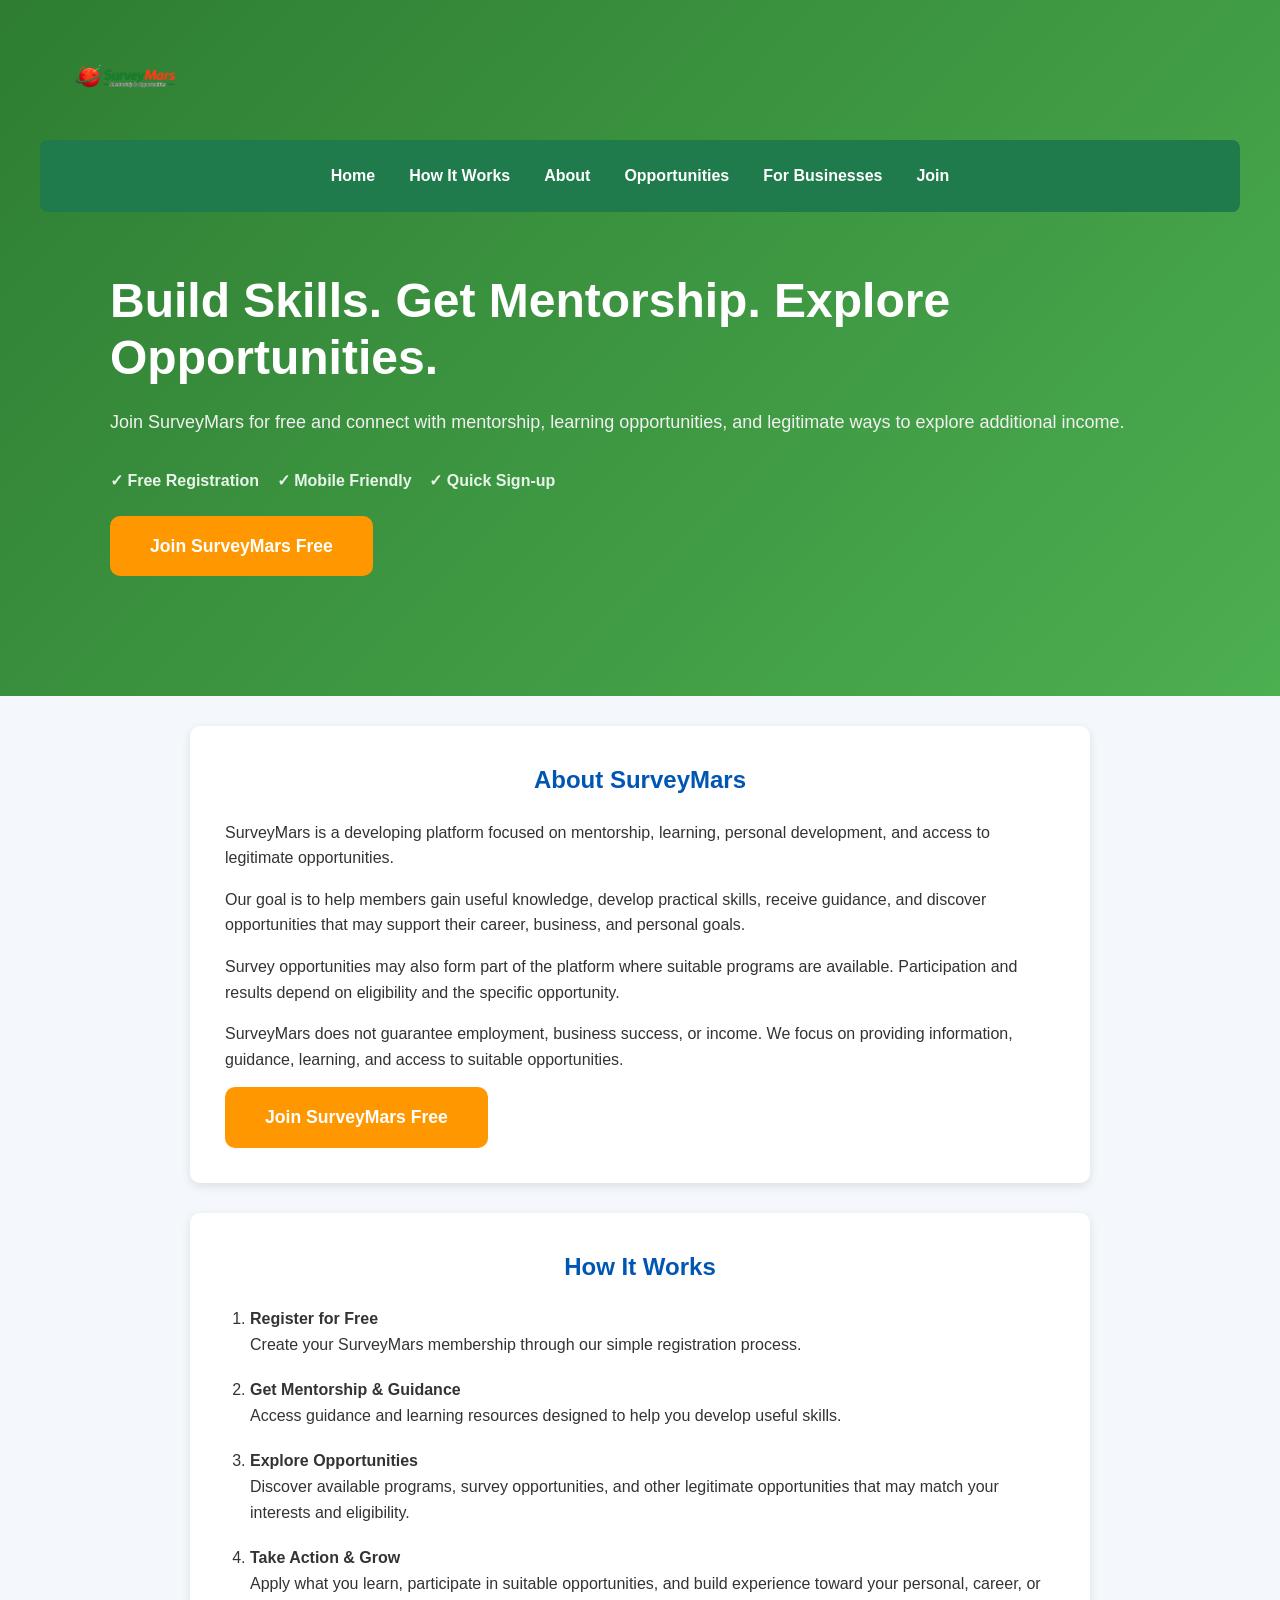
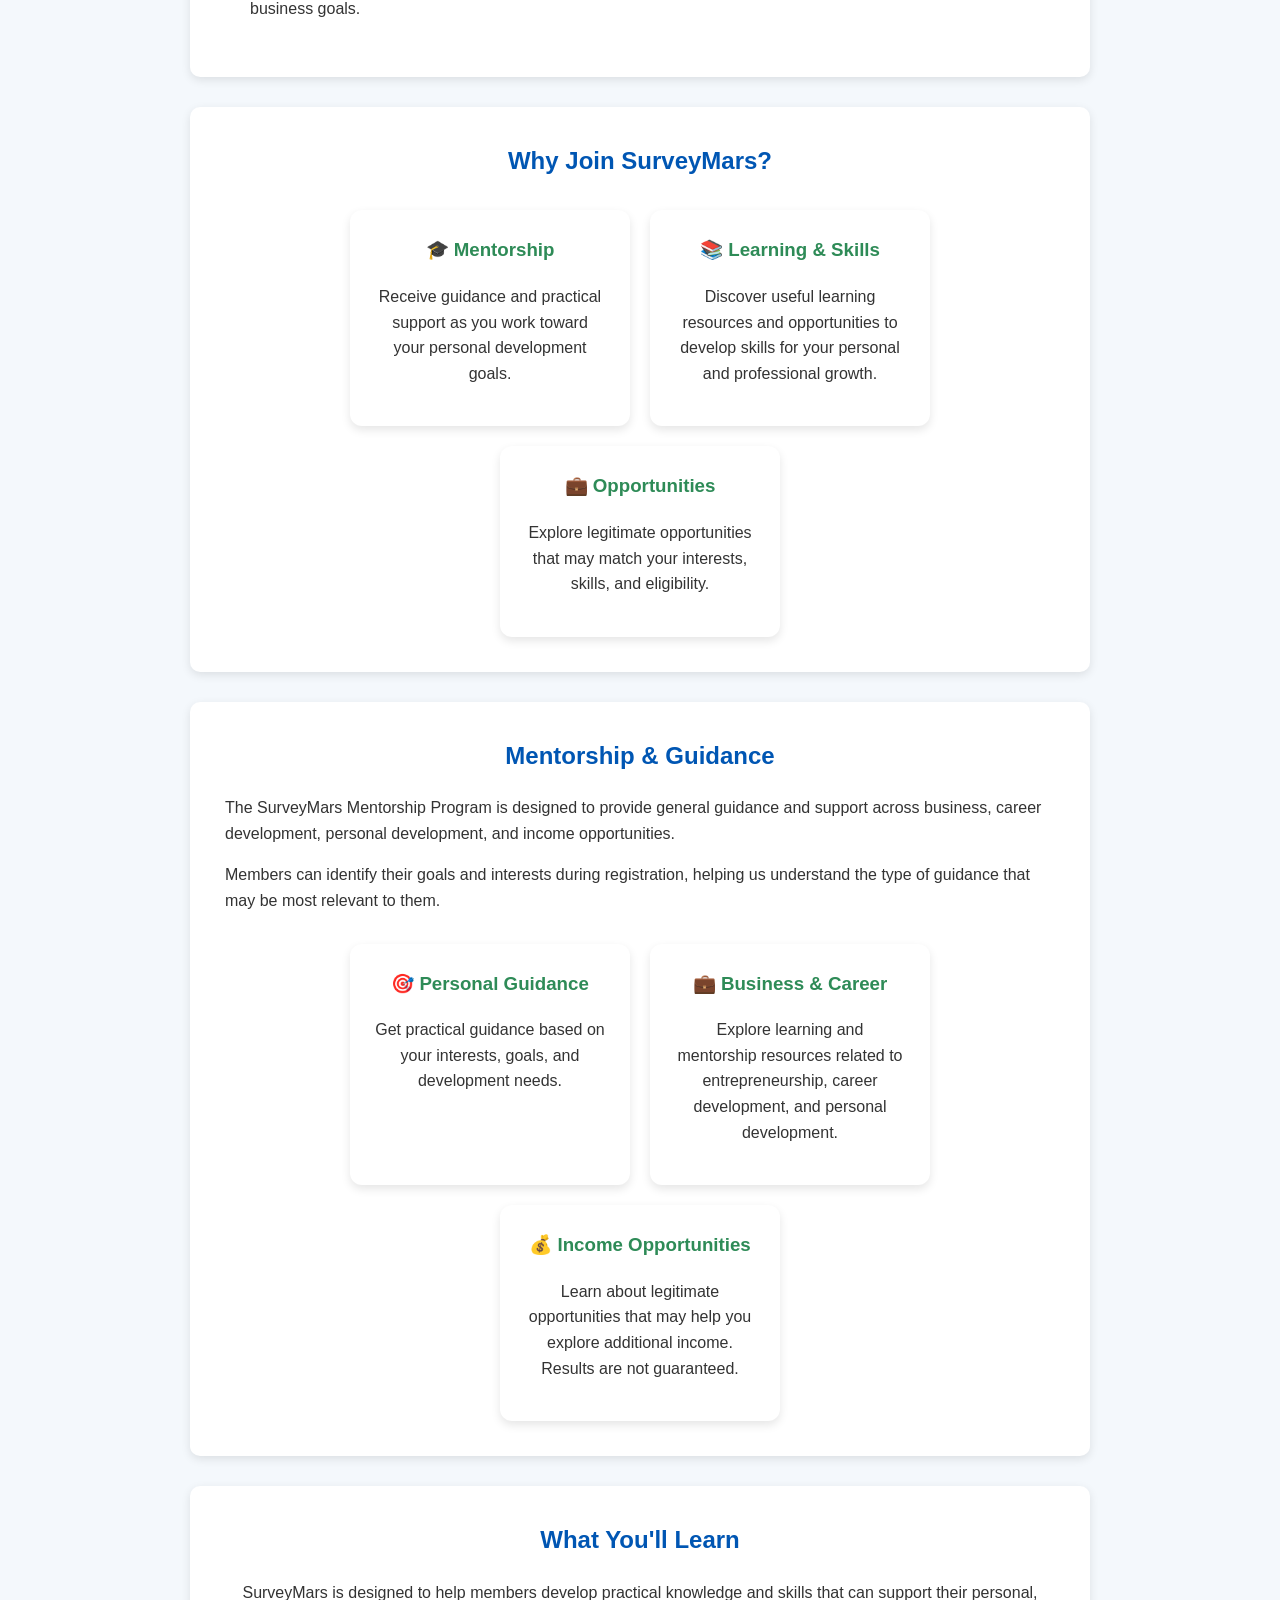
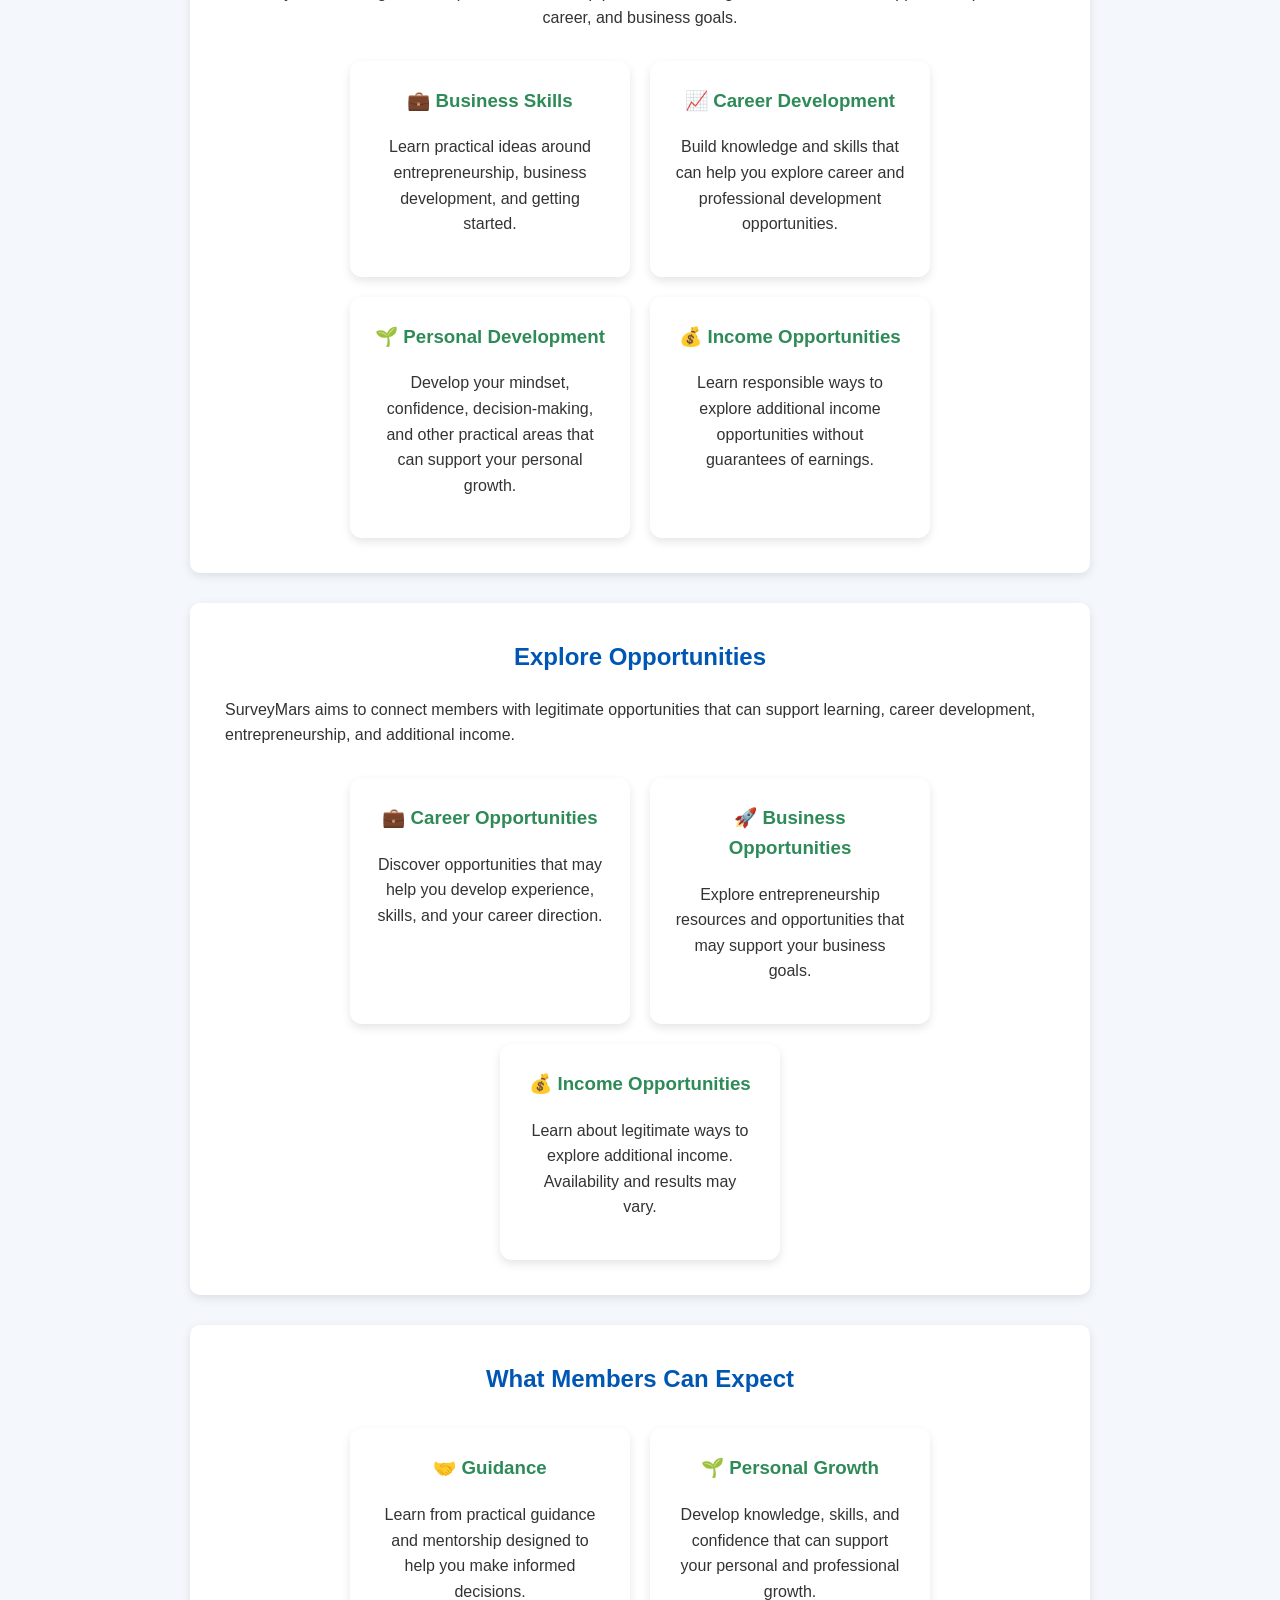
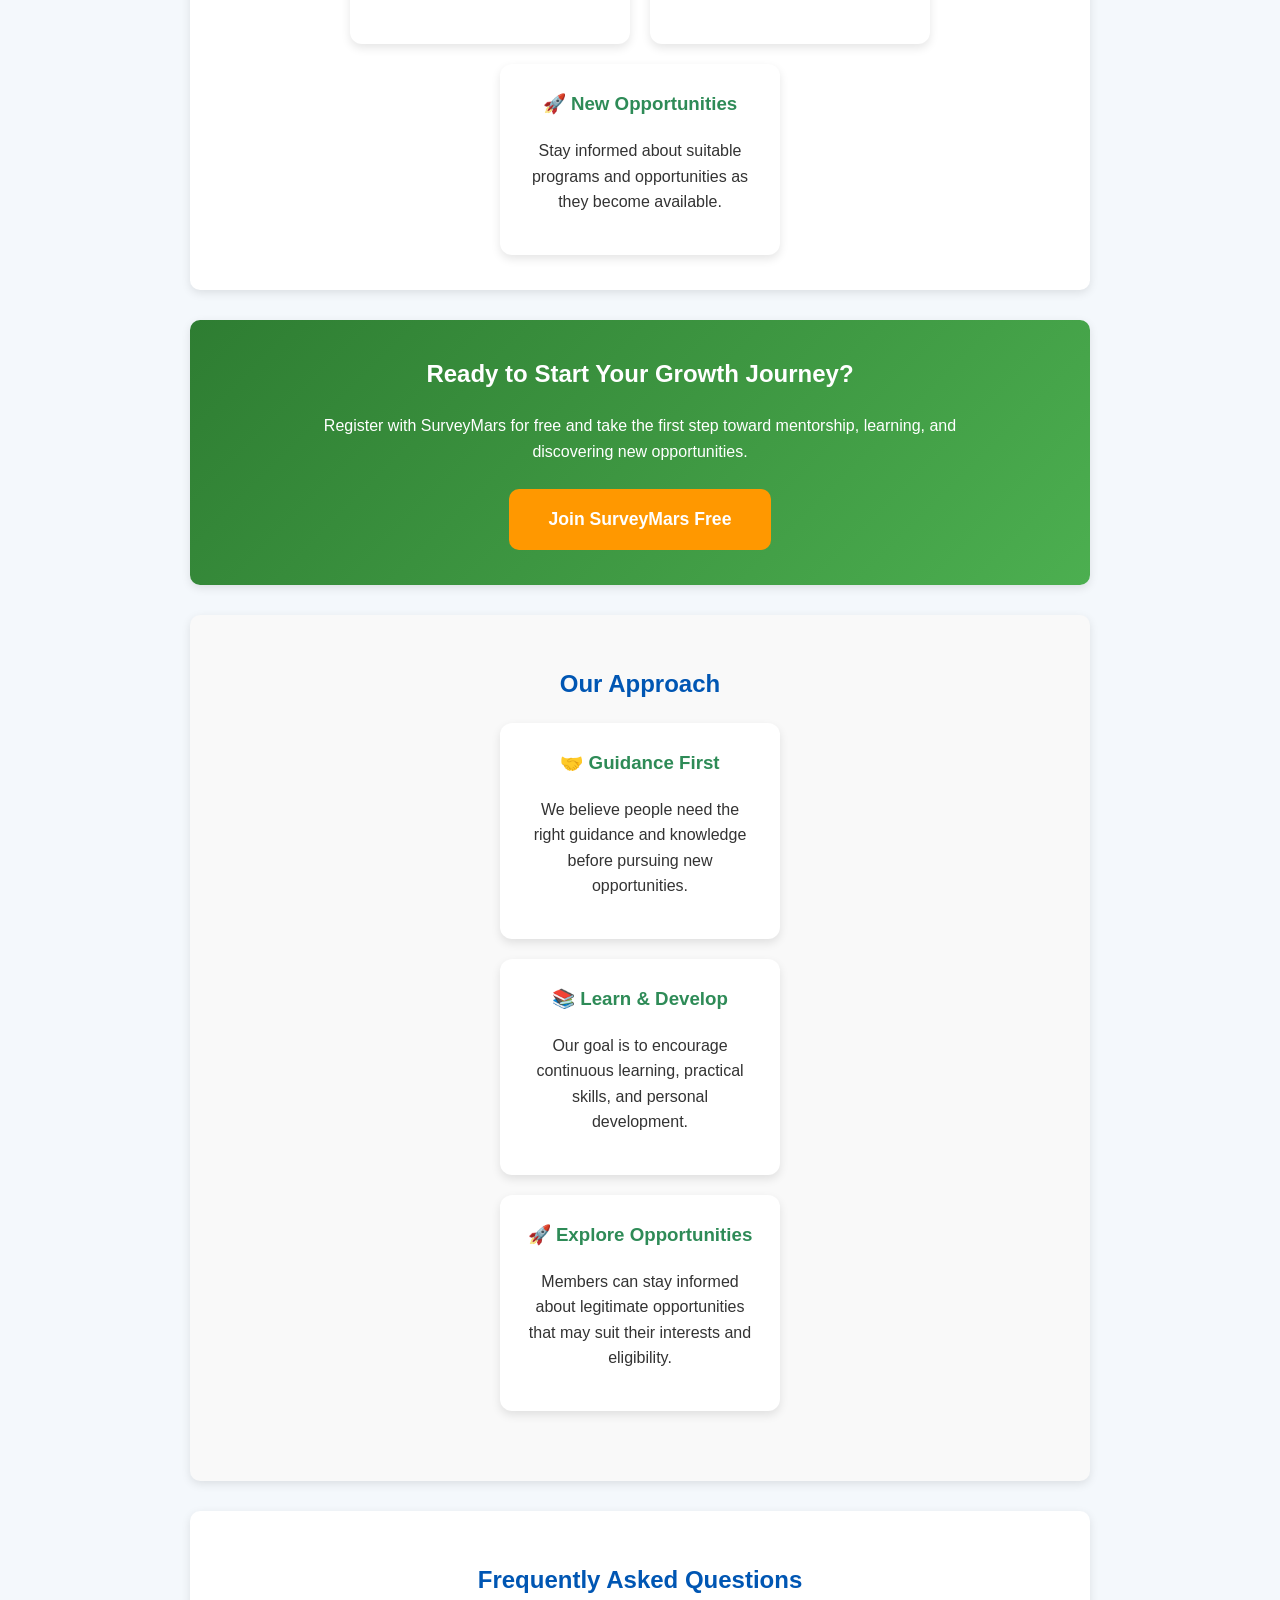
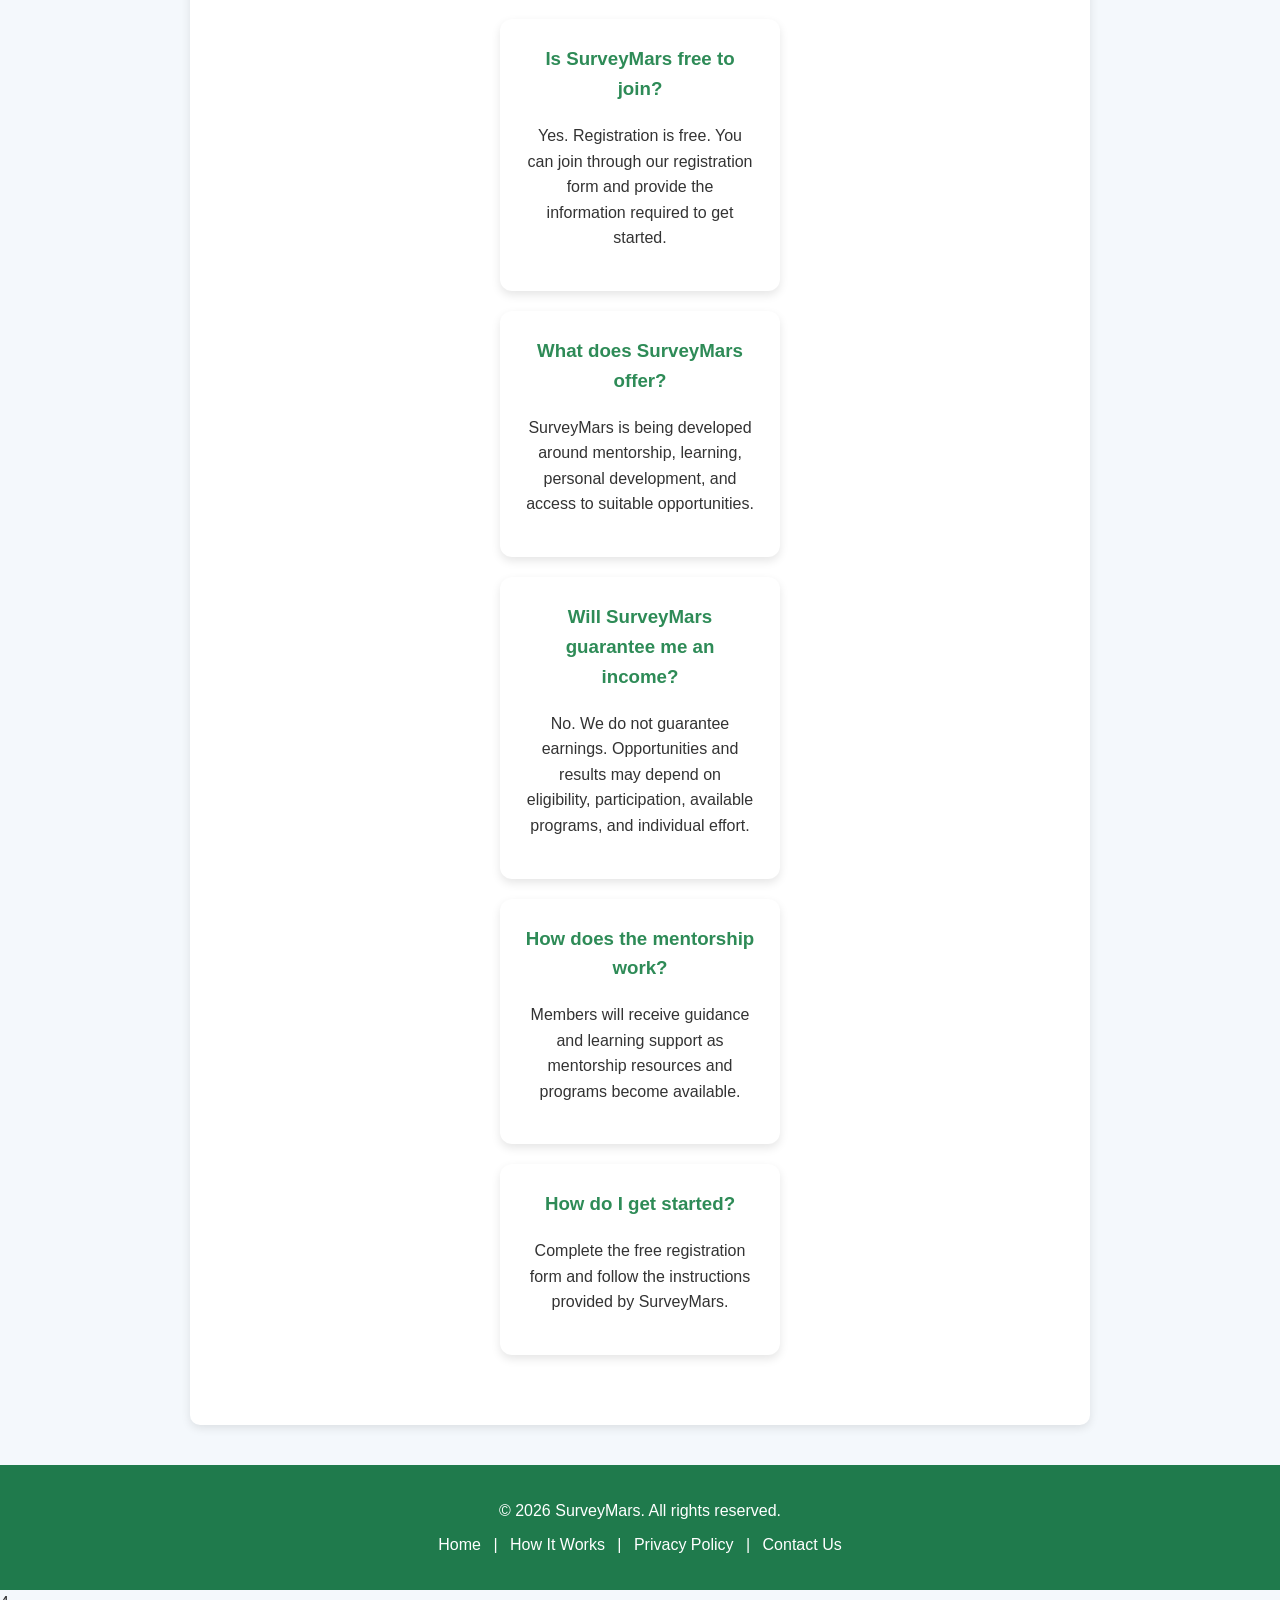
<file: index.html>
<!DOCTYPE html>
<html lang="en">

<head>
    <meta charset="UTF-8">
    <meta name="viewport" content="width=device-width, initial-scale=1.0">

    <title>SurveyMars - Mentorship & Opportunities</title>

    <link rel="stylesheet" href="style.css">
</head>

<body>

<header>

    <!-- SurveyMars Logo -->
    <div class="logo">
        <img src="surveymars-logo.png"
             alt="SurveyMars - Mentorship & Opportunities">
    </div>

    <!-- Navigation -->
<nav>
    <a href="#home">Home</a>
    <a href="#how-it-works">How It Works</a>
    <a href="#about">About</a>
    <a href="#opportunities">Opportunities</a>
    <a href="business.html">For Businesses</a>
    <a href="#join">Join</a>
</nav>

    <!-- Hero Section -->
    <div class="hero" id="home">

        <div class="hero-text">

            <h1>
                Build Skills. Get Mentorship. Explore Opportunities.
            </h1>

            <p>
                Join SurveyMars for free and connect with mentorship,
                learning opportunities, and legitimate ways to explore
                additional income.
            </p>

            <div class="trust-badge">
                ✓ Free Registration &nbsp;&nbsp;
                ✓ Mobile Friendly &nbsp;&nbsp;
                ✓ Quick Sign-up
            </div>
            <a href="register.html" class="join">
               Join SurveyMars Free
             </a>
            

        </div>

    </div>

</header>


<!-- About SurveyMars -->
<section id="about">

    <h2>About SurveyMars</h2>

    <p>
        SurveyMars is a developing platform focused on mentorship,
        learning, personal development, and access to legitimate
        opportunities.
    </p>

    <p>
        Our goal is to help members gain useful knowledge, develop
        practical skills, receive guidance, and discover opportunities
        that may support their career, business, and personal goals.
    </p>

    <p>
        Survey opportunities may also form part of the platform where
        suitable programs are available. Participation and results
        depend on eligibility and the specific opportunity.
    </p>

    <p>
        SurveyMars does not guarantee employment, business success,
        or income. We focus on providing information, guidance,
        learning, and access to suitable opportunities.
    </p>

    <a
        href="https://docs.google.com/forms/d/e/1FAIpQLSdSUEeeW8lHMY0kcdT3Jd5jmRLgT4Q0TZgmj3oIfa9116o2vQ/viewform?usp=header"
        class="join">
        Join SurveyMars Free
    </a>

</section>


<!-- How It Works -->
<section id="how-it-works">

    <h2>How It Works</h2>

    <ol>

        <li>
            <strong>Register for Free</strong><br>
            Create your SurveyMars membership through our simple
            registration process.
        </li>

        <li>
            <strong>Get Mentorship & Guidance</strong><br>
            Access guidance and learning resources designed to help
            you develop useful skills.
        </li>

        <li>
            <strong>Explore Opportunities</strong><br>
            Discover available programs, survey opportunities, and
            other legitimate opportunities that may match your
            interests and eligibility.
        </li>

        <li>
            <strong>Take Action & Grow</strong><br>
            Apply what you learn, participate in suitable opportunities,
            and build experience toward your personal, career, or
            business goals.
        </li>

    </ol>

</section>


<!-- Benefits -->
<section id="benefits">

    <h2>Why Join SurveyMars?</h2>

    <div class="cards">

        <div class="card">

            <h3>🎓 Mentorship</h3>

            <p>
                Receive guidance and practical support as you work
                toward your personal development goals.
            </p>

        </div>


        <div class="card">

            <h3>📚 Learning & Skills</h3>

            <p>
                Discover useful learning resources and opportunities
                to develop skills for your personal and professional
                growth.
            </p>

        </div>


        <div class="card">

            <h3>💼 Opportunities</h3>

            <p>
                Explore legitimate opportunities that may match
                your interests, skills, and eligibility.
            </p>

        </div>

    </div>

</section>


<!-- Mentorship -->
<section id="mentorship">

    <h2>Mentorship & Guidance</h2>

    <p>
        The SurveyMars Mentorship Program is designed to provide
        general guidance and support across business, career
        development, personal development, and income opportunities.
    </p>

    <p>
        Members can identify their goals and interests during
        registration, helping us understand the type of guidance
        that may be most relevant to them.
    </p>

    <div class="cards">

        <div class="card">

            <h3>🎯 Personal Guidance</h3>

            <p>
                Get practical guidance based on your interests,
                goals, and development needs.
            </p>

        </div>


        <div class="card">

            <h3>💼 Business & Career</h3>

            <p>
                Explore learning and mentorship resources related
                to entrepreneurship, career development, and
                personal development.
            </p>

        </div>


        <div class="card">

            <h3>💰 Income Opportunities</h3>

            <p>
                Learn about legitimate opportunities that may help
                you explore additional income. Results are not
                guaranteed.
            </p>

        </div>

    </div>

</section>


<!-- Learning -->
<section id="learning">

    <h2>What You'll Learn</h2>

    <p>
        SurveyMars is designed to help members develop practical
        knowledge and skills that can support their personal,
        career, and business goals.
    </p>

    <div class="cards">

        <div class="card">

            <h3>💼 Business Skills</h3>

            <p>
                Learn practical ideas around entrepreneurship,
                business development, and getting started.
            </p>

        </div>


        <div class="card">

            <h3>📈 Career Development</h3>

            <p>
                Build knowledge and skills that can help you
                explore career and professional development
                opportunities.
            </p>

        </div>


        <div class="card">

            <h3>🌱 Personal Development</h3>

            <p>
                Develop your mindset, confidence, decision-making,
                and other practical areas that can support your
                personal growth.
            </p>

        </div>


        <div class="card">

            <h3>💰 Income Opportunities</h3>

            <p>
                Learn responsible ways to explore additional
                income opportunities without guarantees of earnings.
            </p>

        </div>

    </div>

</section>


<!-- Opportunities -->
<section id="opportunities">

    <h2>Explore Opportunities</h2>

    <p>
        SurveyMars aims to connect members with legitimate
        opportunities that can support learning, career development,
        entrepreneurship, and additional income.
    </p>

    <div class="cards">

        <div class="card">

            <h3>💼 Career Opportunities</h3>

            <p>
                Discover opportunities that may help you develop
                experience, skills, and your career direction.
            </p>

        </div>


        <div class="card">

            <h3>🚀 Business Opportunities</h3>

            <p>
                Explore entrepreneurship resources and opportunities
                that may support your business goals.
            </p>

        </div>


        <div class="card">

            <h3>💰 Income Opportunities</h3>

            <p>
                Learn about legitimate ways to explore additional
                income. Availability and results may vary.
            </p>

        </div>

    </div>

</section>


<!-- What Members Can Expect -->
<section class="features">

    <h2>What Members Can Expect</h2>

    <div class="cards">

        <div class="card">

            <h3>🤝 Guidance</h3>

            <p>
                Learn from practical guidance and mentorship designed
                to help you make informed decisions.
            </p>

        </div>


        <div class="card">

            <h3>🌱 Personal Growth</h3>

            <p>
                Develop knowledge, skills, and confidence that can
                support your personal and professional growth.
            </p>

        </div>


        <div class="card">

            <h3>🚀 New Opportunities</h3>

            <p>
                Stay informed about suitable programs and
                opportunities as they become available.
            </p>

        </div>

    </div>

</section>


<!-- Final Join Section -->
<section class="final-cta" id="join">

    <h2>Ready to Start Your Growth Journey?</h2>

    <p>
        Register with SurveyMars for free and take the first step
        toward mentorship, learning, and discovering new opportunities.
    </p>

    <a
        href="https://docs.google.com/forms/d/e/1FAIpQLSdSUEeeW8lHMY0kcdT3Jd5jmRLgT4Q0TZgmj3oIfa9116o2vQ/viewform?usp=header"
        class="join">
        Join SurveyMars Free
    </a>

</section>


<!-- Our Approach -->
<section class="testimonials">

    <h2>Our Approach</h2>

    <div class="card">

        <h3>🤝 Guidance First</h3>

        <p>
            We believe people need the right guidance and knowledge
            before pursuing new opportunities.
        </p>

    </div>


    <div class="card">

        <h3>📚 Learn & Develop</h3>

        <p>
            Our goal is to encourage continuous learning, practical
            skills, and personal development.
        </p>

    </div>


    <div class="card">

        <h3>🚀 Explore Opportunities</h3>

        <p>
            Members can stay informed about legitimate opportunities
            that may suit their interests and eligibility.
        </p>

    </div>

</section>


<!-- Frequently Asked Questions -->
<section class="faq">

    <h2>Frequently Asked Questions</h2>

    <div class="card">

        <h3>Is SurveyMars free to join?</h3>

        <p>
            Yes. Registration is free. You can join through our
            registration form and provide the information required
            to get started.
        </p>

    </div>


    <div class="card">

        <h3>What does SurveyMars offer?</h3>

        <p>
            SurveyMars is being developed around mentorship,
            learning, personal development, and access to suitable
            opportunities.
        </p>

    </div>


    <div class="card">

        <h3>Will SurveyMars guarantee me an income?</h3>

        <p>
            No. We do not guarantee earnings. Opportunities and
            results may depend on eligibility, participation,
            available programs, and individual effort.
        </p>

    </div>


    <div class="card">

        <h3>How does the mentorship work?</h3>

        <p>
            Members will receive guidance and learning support as
            mentorship resources and programs become available.
        </p>

    </div>


    <div class="card">

        <h3>How do I get started?</h3>

        <p>
            Complete the free registration form and follow the
            instructions provided by SurveyMars.
        </p>

    </div>

</section>


<!-- Footer -->
<footer>

    <p>
        &copy; 2026 SurveyMars. All rights reserved.
    </p>

    <p>
        <a href="#home">Home</a> |
        <a href="#how-it-works">How It Works</a> |
        <a href="privacy.html">Privacy Policy</a> |
        <a href="contact.html">Contact Us</a>
    </p>

</footer>

</body>
</html>4
</file>
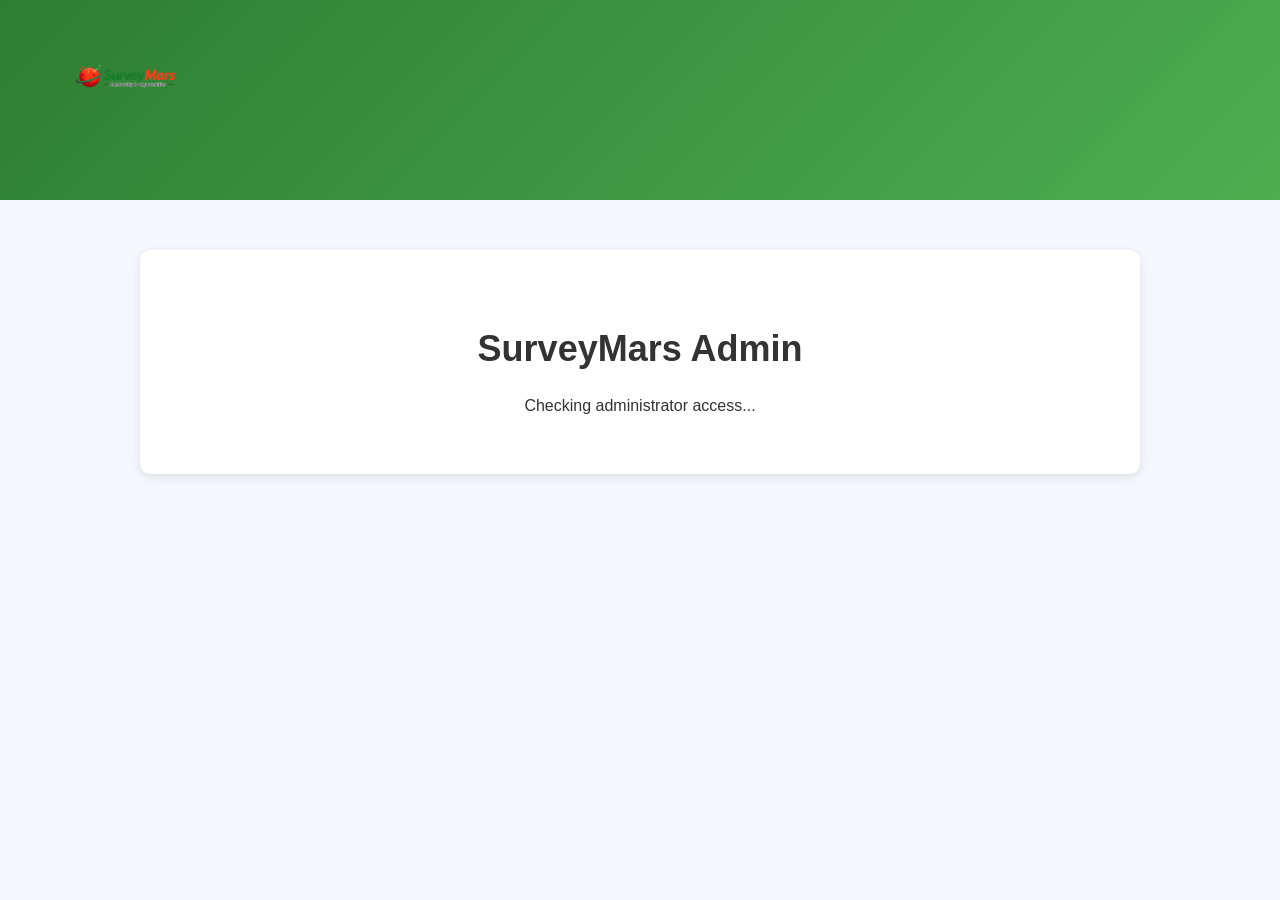
<file: admin.html>
<!DOCTYPE html>
<html lang="en">

<head>
    <meta charset="UTF-8">
    <meta name="viewport" content="width=device-width, initial-scale=1.0">

    <title>SurveyMars Admin</title>

    <link rel="stylesheet" href="style.css">
</head>

<body>

<header>

    <div class="logo">
        <img src="surveymars-logo.png"
             alt="SurveyMars - Mentorship & Opportunities">
    </div>

</header>

<main>

    <section class="dashboard">

        <h1>SurveyMars Admin</h1>

        <p id="adminMessage">
            Checking administrator access...
        </p>

        <div id="adminPanel" style="display: none;">

            <!-- CREATE SURVEY -->

            <div class="dashboard-card">

                <h2>📋 Create Survey</h2>

                <form id="surveyForm">

                    <label for="title">
                        Survey Title
                    </label>

                    <input
                        type="text"
                        id="title"
                        placeholder="Enter survey title"
                        required
                    >

                    <label for="description">
                        Survey Description
                    </label>

                    <textarea
                        id="description"
                        placeholder="Describe the survey"
                        rows="5"
                        required
                    ></textarea>

                    <label for="surveyLink">
                        Survey Link
                    </label>

                    <input
    type="url"
    id="surveyLink"
    placeholder="https://..."
    value="https://ejim93.github.io/Surveymars-landing-page/consumer-pulse-fashion.html"
    required
>

                    <label for="points">
                        Points
                    </label>

                    <input
                        type="number"
                        id="points"
                        min="1"
                        value="10"
                        required
                    >

                    <label for="status">
                        Status
                    </label>

                    <select id="status" required>

                        <option value="draft">
                            Draft
                        </option>

                        <option value="published">
                            Published
                        </option>

                    </select>

                    <button type="submit">
                        Create Survey
                    </button>

                </form>

                <p id="surveyMessage"></p>

            </div>


            <!-- SURVEY LIST -->

            <div class="dashboard-card">

                <h2>📊 Your Surveys</h2>

                <div id="surveyList">
                    Loading surveys...
                </div>

            </div>
            <!-- CONSUMER PULSE RESPONSES -->

<div class="dashboard-card">

    <h2>📈 Consumer Pulse Responses</h2>

    <div id="consumerPulseResponses">
        Loading Consumer Pulse responses...
    </div>

</div>
            <!-- CONSUMER PULSE RESULTS -->

<div class="dashboard-card">

    <h2>📊 Consumer Pulse Results</h2>

    <div id="consumerPulseResults">
        Results will appear here.
    </div>

</div>

            <!-- PENDING SURVEY VERIFICATIONS -->

<div class="dashboard-card">

    <h2>🔎 Pending Survey Verifications</h2>

    <div id="pendingCompletions">
        Loading pending submissions...
    </div>

</div>

<!-- RESEARCH PROJECT REVIEW -->

<div class="dashboard-card">

    <h2>🔎 Research Project Review</h2>

    <p>
        Review research requests submitted by business
        clients and researchers.
    </p>

    <div id="researchProjectMessage"></div>

    <div id="researchProjectList">
        Loading research projects...
    </div>

    <button
        type="button"
        id="refreshResearchProjects">
        Refresh Research Projects
    </button>

</div>


            <button id="logoutButton">
                Log Out
            </button>

        </div>

    </section>

</main>


<script type="module">

    import { initializeApp }
        from "https://www.gstatic.com/firebasejs/12.17.1/firebase-app.js";

    
import {
    getAuth,
    onAuthStateChanged,
    signOut
} from "https://www.gstatic.com/firebasejs/12.17.1/firebase-auth.js";

import {
    getFirestore,
    collection,
    addDoc,
    getDocs,
    getDoc,
    serverTimestamp,
    doc,
    updateDoc,
    setDoc,
    deleteDoc,
    where,
    query,
    runTransaction
} from "https://www.gstatic.com/firebasejs/12.17.1/firebase-firestore.js";

    
    // ==============================
    // FIREBASE CONFIGURATION
    // ==============================

    const firebaseConfig = {

        apiKey: "AIzaSyDfY0BVSt_NIqUf3rwgPlRRXLJFLq7-7M8",

        authDomain: "surveymars-11698.firebaseapp.com",

        projectId: "surveymars-11698",

        storageBucket: "surveymars-11698.firebasestorage.app",

        messagingSenderId: "503727549780",

        appId: "1:503727549780:web:326a85d7b1f7eca730acc1"

    };


    // ==============================
    // INITIALIZE FIREBASE
    // ==============================

    const app = initializeApp(firebaseConfig);

    const auth = getAuth(app);

    const db = getFirestore(app);


    // ==============================
    // ADMIN UID
    // ==============================

    const ADMIN_UID =
        "7S1e5aUxynaSDkzDiNNmXYaD1IH3";


    // ==============================
    // PAGE ELEMENTS
    // ==============================

    const adminMessage =
        document.getElementById("adminMessage");

    const adminPanel =
        document.getElementById("adminPanel");

    const surveyForm =
        document.getElementById("surveyForm");

    const surveyMessage =
        document.getElementById("surveyMessage");

    const surveyList =
        document.getElementById("surveyList");
    const pendingCompletions =
    document.getElementById("pendingCompletions");
    // ==============================
// RESEARCH PROJECT REVIEW
// ==============================

const researchProjectList =
    document.getElementById("researchProjectList");

const researchProjectMessage =
    document.getElementById("researchProjectMessage");

const refreshResearchProjects =
    document.getElementById("refreshResearchProjects");
    refreshResearchProjects.addEventListener(
    "click",
    loadResearchProjects
);

    const logoutButton =
        document.getElementById("logoutButton");


    // ==============================
    // CHECK ADMIN ACCESS
    // ==============================

  onAuthStateChanged(auth, async (user) => {

    console.log("AUTH CHECK STARTED");
    console.log("USER:", user);

    if (!user) {

        adminMessage.textContent =
            "Please log in first.";

        setTimeout(() => {
            window.location.href = "login.html";
        }, 2000);

        return;
    }

    console.log("CURRENT USER UID:", user.uid);
    console.log("ADMIN UID:", ADMIN_UID);

    if (user.uid !== ADMIN_UID) {
    adminMessage.textContent =
        "Access denied. Administrator use only.";

    setTimeout(() => {
        window.location.href = "dashboard.html";
    }, 2000);

    return;
}
    adminMessage.textContent =
        "Administrator access granted.";

    adminPanel.style.display = "block";

    await loadSurveys();
await loadConsumerPulseResponses();
await loadPendingCompletions();
await loadResearchProjects();

});  

    // ==============================
    // CREATE SURVEY
    // ==============================

    surveyForm.addEventListener(
        "submit",
        async (event) => {

            event.preventDefault();


            const title =
                document.getElementById("title")
                    .value.trim();

            const description =
                document.getElementById("description")
                    .value.trim();

            const surveyLink =
                document.getElementById("surveyLink")
                    .value.trim();

            const points =
                Number(
                    document.getElementById("points")
                        .value
                );

            const status =
                document.getElementById("status")
                    .value;


            if (points <= 0) {

                surveyMessage.textContent =
                    "Points must be greater than zero.";

                return;
            }


            try {

                surveyMessage.textContent =
                    "Creating survey...";


                await addDoc(
                    collection(db, "surveys"),
                    {

                        title: title,

                        description: description,

                        surveyLink: surveyLink,

                        points: points,

                        status: status,

                        createdBy:
                            auth.currentUser.uid,

                        createdAt:
                            serverTimestamp()

                    }
                );


                surveyMessage.textContent =
                    "Survey created successfully!";


                surveyForm.reset();


                document.getElementById("points")
                    .value = 10;


                await loadSurveys();
await loadConsumerPulseResponses();
await loadPendingCompletions();


            } catch (error) {

                console.error(error);

                surveyMessage.textContent =
                    "Unable to create survey. Please try again.";

            }

        }
    );


    // ==============================
    // LOAD SURVEYS
    // ==============================

    async function loadSurveys() {

        try {

            const snapshot =
                await getDocs(
                    collection(db, "surveys")
                );


            if (snapshot.empty) {

                surveyList.innerHTML =
                    "<p>No surveys created yet.</p>";

                return;
            }


            surveyList.innerHTML = "";


            snapshot.forEach(
                (docSnapshot) => {

                    const survey =
                        docSnapshot.data();


                    const card =
                        document.createElement("div");

                    card.className =
                        "dashboard-card";


                    const title =
                        document.createElement("h3");

                    title.textContent =
                        survey.title || "Survey";


                    const description =
                        document.createElement("p");

                    description.textContent =
                        survey.description || "";


                    const points =
                        document.createElement("p");

                    points.innerHTML =
                        "<strong>Points:</strong> " +
                        Number(survey.points || 0);


                    const status =
                        document.createElement("p");

                    status.innerHTML =
                        "<strong>Status:</strong> " +
                        escapeHTML(
                            survey.status || "draft"
                        );


                    const actionButton =
                        document.createElement("button");


                    if (survey.status === "published") {

                        actionButton.textContent =
                            "Unpublish";

                    } else {

                        actionButton.textContent =
                            "Publish";

                    }


                    actionButton.addEventListener(
                        "click",
                        async () => {

                            await changeSurveyStatus(
                                docSnapshot.id,
                                survey.status
                            );

                        }
                    );


                    const deleteButton =
                        document.createElement("button");

                    deleteButton.textContent =
                        "Delete";


                    deleteButton.addEventListener(
                        "click",
                        async () => {

                            await deleteSurvey(
                                docSnapshot.id
                            );

                        }
                    );


                    card.appendChild(title);

                    card.appendChild(description);

                    card.appendChild(points);

                    card.appendChild(status);

                    card.appendChild(actionButton);

                    card.appendChild(deleteButton);


                    surveyList.appendChild(card);

                }
            );


        } catch (error) {

            console.error(error);

            surveyList.innerHTML =
                "<p>Unable to load surveys.</p>";

        }

    }


    // ==============================
    // CHANGE SURVEY STATUS
    // ==============================

    async function changeSurveyStatus(
        surveyId,
        currentStatus
    ) {

        const newStatus =
            currentStatus === "published"
                ? "draft"
                : "published";


        try {

            await updateDoc(
                doc(db, "surveys", surveyId),
                {
                    status: newStatus
                }
            );


            await loadSurveys();


        } catch (error) {

            console.error(error);

            alert(
                "Unable to change survey status."
            );

        }

    }


    // ==============================
    // DELETE SURVEY
    // ==============================

    async function deleteSurvey(
        surveyId
    ) {

        const confirmed =
            confirm(
                "Are you sure you want to delete this survey?"
            );


        if (!confirmed) {

            return;
        }


        try {

            await deleteDoc(
                doc(db, "surveys", surveyId)
            );


            await loadSurveys();


        } catch (error) {

            console.error(error);

            alert(
                "Unable to delete survey."
            );

        }

    }


    // ==============================
    // ESCAPE HTML
    // ==============================

    function escapeHTML(text) {

        const div =
            document.createElement("div");

        div.textContent =
            text || "";

        return div.innerHTML;

    }


    // ==============================
    // LOG OUT
    // ==============================

    logoutButton.addEventListener(
        "click",
        async () => {

            try {

                await signOut(auth);

                window.location.href =
                    "login.html";

            } catch (error) {

                console.error(error);

            }

        }
    );
// ==========================================
// LOAD PENDING SURVEY COMPLETIONS
// ==========================================

async function loadPendingCompletions() {

    try {

        const completionsQuery =
            query(
                collection(db, "surveyCompletions"),
                where("status", "==", "pending")
            );

        const snapshot =
            await getDocs(completionsQuery);


        if (snapshot.empty) {

            pendingCompletions.innerHTML =
                "<p>No pending survey submissions.</p>";

            return;

        }


        pendingCompletions.innerHTML = "";


        snapshot.forEach(
            (completionSnapshot) => {

                const completion =
                    completionSnapshot.data();


                const card =
                    document.createElement("div");

                card.className =
                    "dashboard-card";


                const user =
                    document.createElement("p");

                user.innerHTML =
                    "<strong>User:</strong> " +
                    escapeHTML(
                        completion.userId || "Unknown"
                    );


                const survey =
                    document.createElement("p");

                survey.innerHTML =
                    "<strong>Survey ID:</strong> " +
                    escapeHTML(
                        completion.surveyId || "Unknown"
                    );


                const status =
                    document.createElement("p");

                status.innerHTML =
                    "<strong>Status:</strong> Pending verification";


                const points =
                    document.createElement("p");

                points.innerHTML =
                    "<strong>Points:</strong> 0";


                const verifyButton =
                    document.createElement("button");

                verifyButton.textContent =
                    "Verify Completion";


                verifyButton.addEventListener(
                    "click",
                    async () => {

                        try {

                            await runTransaction(db, async (transaction) => {

    const completionRef =
        doc(
            db,
            "surveyCompletions",
            completionSnapshot.id
        );

    const completionSnap =
        await transaction.get(completionRef);

    if (!completionSnap.exists()) {
        throw new Error(
            "Completion record no longer exists."
        );
    }

    const completionData =
        completionSnap.data();

    if (completionData.status !== "pending") {
        throw new Error(
            "This completion has already been processed."
        );
    }

    const surveyRef =
        doc(
            db,
            "surveys",
            completionData.surveyId
        );

    const userRef =
        doc(
            db,
            "users",
            completionData.userId
        );

    const surveySnap =
        await transaction.get(surveyRef);

    const userSnap =
        await transaction.get(userRef);

    if (!surveySnap.exists()) {
        throw new Error(
            "Survey no longer exists."
        );
    }

    if (!userSnap.exists()) {
        throw new Error(
            "User profile not found."
        );
    }

    const rewardPoints =
        Number(
            surveySnap.data().points || 0
        );

    if (rewardPoints <= 0) {
        throw new Error(
            "Survey reward is invalid."
        );
    }

    const currentPoints =
        Number(
            userSnap.data().points || 0
        );

    const newPoints =
        currentPoints + rewardPoints;

    transaction.update(
        completionRef,
        {
            status: "completed",
            verified: true,
            points: rewardPoints,
            verifiedAt: serverTimestamp()
        }
    );

    transaction.update(
        userRef,
        {
            points: newPoints
        }
    );
});


                            alert(
                                "Survey completion verified."
                            );


                            await loadPendingCompletions();


                        
                        } catch (error) {

                            console.error(
                                "VERIFICATION ERROR:",
                                error
                            );

                            alert(
                                "Unable to verify completion: " +
                                (error.code || error.message)
                            );

                        }
                    }
                );



                card.appendChild(user);
                card.appendChild(survey);
                card.appendChild(status);
                card.appendChild(points);
                card.appendChild(verifyButton);


                pendingCompletions.appendChild(card);

            }
        );


    } catch (error) {

        console.error(
            "PENDING COMPLETIONS ERROR:",
            error
        );

        pendingCompletions.innerHTML =
            "<p>Unable to load pending submissions.</p>";

    }

}
    // ==========================================
// LOAD CONSUMER PULSE RESPONSES
// ==========================================

async function loadConsumerPulseResponses() {

    const responsesBox =
        document.getElementById(
            "consumerPulseResponses"
        );

    const resultsBox =
        document.getElementById(
            "consumerPulseResults"
        );

    try {

        const snapshot =
            await getDocs(
                collection(
                    db,
                    "consumerPulseResponses"
                )
            );

        let question1Counts = {};

        if (snapshot.empty) {

            responsesBox.innerHTML =
                "<p>No Consumer Pulse responses yet.</p>";

            resultsBox.innerHTML =
                "<p>No results yet.</p>";

            return;
        }

        responsesBox.innerHTML = "";

        snapshot.forEach(
            (responseSnapshot) => {

                const response =
                    responseSnapshot.data();

                const card =
                    document.createElement("div");

                card.className =
                    "dashboard-card";

                const user =
                    document.createElement("p");

                user.innerHTML =
                    "<strong>User ID:</strong> " +
                    escapeHTML(
                        response.userId || "Unknown"
                    );

                const survey =
                    document.createElement("p");

                survey.innerHTML =
                    "<strong>Survey:</strong> " +
                    escapeHTML(
                        response.surveyId || "Unknown"
                    );

                card.appendChild(user);
                card.appendChild(survey);

                const answers =
                    response.answers || {};

                const question1Answer =
                    answers.question1 || "No answer";

                question1Counts[question1Answer] =
                    (question1Counts[question1Answer] || 0) + 1;

                for (
                    let i = 1;
                    i <= 10;
                    i++
                ) {

                    const answer =
                        document.createElement("p");

                    answer.innerHTML =
                        "<strong>Question " +
                        i +
                        ":</strong> " +
                        escapeHTML(
                            answers["question" + i] || ""
                        );

                    card.appendChild(answer);

                }

                responsesBox.appendChild(card);

            }
        );

        resultsBox.innerHTML =
            "<h3>Question 1 Results</h3>";

        Object.entries(question1Counts).forEach(
            ([answer, count]) => {

                const result =
                    document.createElement("p");

                result.textContent =
                    answer + ": " + count;

                resultsBox.appendChild(result);

            }
        );

    } catch (error) {

        console.error(
            "CONSUMER PULSE RESPONSES ERROR:",
            error
        );

        responsesBox.innerHTML =
            "<p>Unable to load Consumer Pulse responses.</p>";

        resultsBox.innerHTML =
            "<p>Unable to load results.</p>";

    }

}
    
function addResearchProjectDetail(card, label, value) {
    const paragraph = document.createElement("p");
    const strong = document.createElement("strong");

    strong.textContent = label + ": ";
    paragraph.appendChild(strong);

    let displayValue = "Not provided";

    if (Array.isArray(value)) {
        displayValue = value.length
            ? value.join(", ")
            : "Not provided";
    } else if (
        value !== undefined &&
        value !== null &&
        value !== ""
    ) {
        displayValue = String(value);
    }

    paragraph.appendChild(
        document.createTextNode(displayValue)
    );

    card.appendChild(paragraph);
}

async function loadResearchProjects() {
    try {
        researchProjectMessage.textContent =
            "Loading research projects...";

        researchProjectList.textContent = "";

        const snapshot = await getDocs(
            collection(db, "researchProjects")
        );

        if (snapshot.empty) {
            researchProjectList.textContent =
                "No research projects submitted yet.";

            researchProjectMessage.textContent = "";
            return;
        }

        let pendingCount = 0;

        snapshot.forEach(async (projectSnapshot) => {
            const project = projectSnapshot.data();

            const card = document.createElement("div");
            card.className = "dashboard-card";

            const title = document.createElement("h3");
            title.textContent =
                project.projectTitle || "Untitled project";

            card.appendChild(title);

            addResearchProjectDetail(
                card, "Status", project.status
            );

            addResearchProjectDetail(
                card, "Client ID", project.clientUid
            );

            addResearchProjectDetail(
                card, "Client Email", project.clientEmail
            );

            addResearchProjectDetail(
                card, "Country", project.targetCountry
            );

            addResearchProjectDetail(
                card, "Region / State", project.targetRegion
            );

            addResearchProjectDetail(
                card, "City", project.targetCity
            );

            addResearchProjectDetail(
                card, "Research Coverage", project.researchCoverage
            );

            addResearchProjectDetail(
                card, "Additional Countries",
                project.additionalCountries
            );

            addResearchProjectDetail(
                card, "Target Location", project.targetLocation
            );

            addResearchProjectDetail(
                card, "Target Audience", project.targetAudience
            );

            addResearchProjectDetail(
                card, "Respondents Requested",
                project.respondentCount
            );

            addResearchProjectDetail(
                card, "Research Objectives",
                project.researchObjectives
            );
            
            // ADMINISTRATOR FEEDBACK
            const feedbackLabel = document.createElement("label");
            feedbackLabel.textContent = "Message to Client:";

            const feedbackInput = document.createElement("textarea");
            feedbackInput.value = project.adminFeedback || "";
            feedbackInput.placeholder =
                "Enter feedback or instructions for the client...";
            feedbackInput.rows = 3;
            feedbackInput.style.display = "block";
            feedbackInput.style.width = "100%";
            feedbackInput.style.boxSizing = "border-box";
            feedbackInput.style.marginTop = "8px";
            feedbackInput.style.marginBottom = "10px";

            const saveFeedbackButton = document.createElement("button");
            saveFeedbackButton.type = "button";
            saveFeedbackButton.textContent = "Save Feedback";

            saveFeedbackButton.addEventListener("click", async () => {
                const feedback = feedbackInput.value.trim();

                saveFeedbackButton.disabled = true;
                researchProjectMessage.textContent =
                    "Saving administrator feedback...";
                saveFeedbackButton.textContent = "Saving...";

                try {
                    await updateDoc(
                        doc(db, "researchProjects", projectSnapshot.id),
                        {
                            adminFeedback: feedback,
                            feedbackUpdatedAt: serverTimestamp()
                        }
                    );

                    researchProjectMessage.textContent =
                        "Administrator feedback saved successfully.";
                    saveFeedbackButton.textContent = "Feedback Saved!";

                } catch (error) {
                    console.error("SAVE FEEDBACK ERROR:", error);

                    researchProjectMessage.textContent =
                        "Could not save feedback: " +
                        (error.code || error.message);
                    saveFeedbackButton.textContent = "Save Failed - Retry";

                } finally {
                    saveFeedbackButton.disabled = false;
                }
            });

            card.appendChild(feedbackLabel);
            card.appendChild(feedbackInput);
            card.appendChild(saveFeedbackButton);
            
            // RESEARCH RESULTS PUBLISHING
            const resultsHeading = document.createElement("h3");
            resultsHeading.textContent = "📈 Research Results";

            const resultsSummary = document.createElement("textarea");
            resultsSummary.placeholder =
                "Enter the research findings summary...";
            resultsSummary.rows = 4;
            resultsSummary.style.width = "100%";
            resultsSummary.style.boxSizing = "border-box";

            const resultsCount = document.createElement("input");
            resultsCount.type = "number";
            resultsCount.min = "0";
            resultsCount.placeholder = "Number of responses";
            resultsCount.style.width = "100%";
            resultsCount.style.boxSizing = "border-box";

            const reportUrl = document.createElement("input");
            reportUrl.type = "url";
            reportUrl.placeholder =
                "Optional report URL (https://...)";
            reportUrl.style.width = "100%";
            reportUrl.style.boxSizing = "border-box";

            const resultsStatus = document.createElement("p");
            resultsStatus.textContent = "Loading saved results...";

            const saveDraftButton = document.createElement("button");
            saveDraftButton.type = "button";
            saveDraftButton.textContent = "Save Results Draft";

            const publishResultsButton = document.createElement("button");
            publishResultsButton.type = "button";
            publishResultsButton.textContent = "Publish Results";

            try {
                const savedResultsSnapshot = await getDoc(
                    doc(db, "researchResults", projectSnapshot.id)
                );

                if (savedResultsSnapshot.exists()) {
                    const savedResults = savedResultsSnapshot.data();

                    resultsSummary.value =
                        savedResults.researchResultsSummary || "";

                    resultsCount.value =
                        savedResults.researchResponseCount ?? "";

                    reportUrl.value =
                        savedResults.researchReportUrl || "";

                    resultsStatus.textContent =
                        savedResults.resultsPublished === true
                            ? "Results are published."
                            : "Results are saved as a draft.";
                } else {
                    resultsStatus.textContent =
                        "No results saved yet.";
                }
            } catch (error) {
                console.error("LOAD RESEARCH RESULTS ERROR:", error);
                resultsStatus.textContent =
                    "Unable to load saved results.";
            }

            async function handleSaveResults(publish) {
                const summary = resultsSummary.value.trim();
                const countText = resultsCount.value.trim();
                const url = reportUrl.value.trim();
                const count = Number(countText);

                if (!summary) {
                    alert("Please enter a research findings summary.");
                    return;
                }

                if (
                    countText === "" ||
                    !Number.isInteger(count) ||
                    count < 0
                ) {
                    alert("Please enter a valid response count (zero or more).");
                    return;
                }

                if (
                    url &&
                    (!/^https:\/\//i.test(url))
                ) {
                    alert("Please enter a valid HTTPS report URL.");
                    return;
                }

                if (!project.clientUid) {
                    alert("This project has no client UID. Results cannot be saved.");
                    return;
                }

                const confirmed = publish
                    ? confirm("Publish these results for this client now?")
                    : true;

                if (!confirmed) return;

                saveDraftButton.disabled = true;
                publishResultsButton.disabled = true;
                resultsStatus.textContent =
                    publish ? "Publishing results..." : "Saving draft...";

                try {
                    await saveResearchResults(
                        projectSnapshot.id,
                        project.clientUid,
                        summary,
                        count,
                        url,
                        publish
                    );

                    resultsStatus.textContent = publish
                        ? "Results published successfully."
                        : "Results draft saved successfully.";
                } catch (error) {
                    console.error("SAVE RESEARCH RESULTS ERROR:", error);
                    resultsStatus.textContent =
                        "Could not save results: " +
                        (error.code || error.message);
                } finally {
                    saveDraftButton.disabled = false;
                    publishResultsButton.disabled = false;
                }
            }

            saveDraftButton.addEventListener("click", () => {
                handleSaveResults(false);
            });

            publishResultsButton.addEventListener("click", () => {
                handleSaveResults(true);
            });

            card.appendChild(resultsHeading);
            card.appendChild(resultsSummary);
            card.appendChild(resultsCount);
            card.appendChild(reportUrl);
            card.appendChild(resultsStatus);
            card.appendChild(saveDraftButton);
            card.appendChild(publishResultsButton);



            
if (project.status === "pending") {
    pendingCount++;

    const buttonContainer = document.createElement("div");

    buttonContainer.style.display = "flex";
    buttonContainer.style.gap = "10px";
    buttonContainer.style.flexWrap = "wrap";
    buttonContainer.style.marginTop = "15px";

    const approveButton = document.createElement("button");
    approveButton.type = "button";
    approveButton.textContent = "Approve Project";
    approveButton.style.backgroundColor = "#2e7d32";
    approveButton.style.color = "#ffffff";

    approveButton.addEventListener("click", async () => {
        approveButton.disabled = true;

        try {
            await updateResearchProjectStatus(
                projectSnapshot.id,
                "approved"
            );
        } finally {
            approveButton.disabled = false;
        }
    });

    const rejectButton = document.createElement("button");
    rejectButton.type = "button";
    rejectButton.textContent = "Reject Project";
    rejectButton.style.backgroundColor = "#c62828";
    rejectButton.style.color = "#ffffff";

    rejectButton.addEventListener("click", async () => {
        rejectButton.disabled = true;

        try {
            await updateResearchProjectStatus(
                projectSnapshot.id,
                "rejected"
            );
        } finally {
            rejectButton.disabled = false;
        }
    });

    buttonContainer.appendChild(approveButton);
    buttonContainer.appendChild(rejectButton);

    card.appendChild(buttonContainer);
}


            // PROJECT LIFECYCLE CONTROLS

            if (
                project.status === "approved" ||
                project.status === "active" ||
                project.status === "in_progress"
            ) {
                const lifecycleButton =
                    document.createElement("button");

                lifecycleButton.type = "button";

                if (project.status === "approved") {
                    lifecycleButton.textContent =
                        "Start Project";
                } else {
                    lifecycleButton.textContent =
                        "Mark Completed";
                }

                lifecycleButton.style.marginTop = "10px";

                lifecycleButton.addEventListener(
                    "click",
                    async () => {
                        const nextStatus =
                            project.status === "approved"
                                ? "active"
                                : "completed";

                        lifecycleButton.disabled = true;

                        try {
                            await updateResearchProjectStatus(
                                projectSnapshot.id,
                                nextStatus
                            );
                        } finally {
                            lifecycleButton.disabled = false;
                        }
                    }
                );

                card.appendChild(lifecycleButton);
            }

            researchProjectList.appendChild(card);
        });

        researchProjectMessage.textContent =
            pendingCount +
            " pending project(s) awaiting review.";

    } catch (error) {
        console.error(
            "RESEARCH PROJECTS ERROR:", error
        );

        researchProjectMessage.textContent =
            "Unable to load projects. Error: " +
            (error.code || error.message);

        researchProjectList.textContent = "";
    }
}


async function updateResearchProjectStatus(projectId, newStatus) {
    const allowedStatuses = [
        "approved",
        "rejected",
        "active",
        "completed"
    ];

    if (!allowedStatuses.includes(newStatus)) {
        researchProjectMessage.textContent =
            "Invalid project status.";
        return;
    }

    const actionMessages = {
        approved: "approve this research project",
        rejected: "reject this research project",
        active: "start this research project",
        completed: "mark this research project as completed"
    };

    const confirmed = confirm(
        "Are you sure you want to " +
        actionMessages[newStatus] + "?"
    );

    if (!confirmed) {
        return;
    }

    try {
        researchProjectMessage.textContent =
            "Updating project status...";

        await updateDoc(
            doc(db, "researchProjects", projectId),
            {
                status: newStatus
            }
        );

        researchProjectMessage.textContent =
            "Project status updated successfully.";

        await loadResearchProjects();

    } catch (error) {
        console.error(
            "UPDATE RESEARCH PROJECT ERROR:",
            error
        );

        researchProjectMessage.textContent =
            "Could not update project: " +
            (error.code || error.message);
    }
}

    if (newStatus !== "approved" && newStatus !== "rejected") {
        return;
    }

    const action = newStatus === "approved"
        ? "approve"
        : "reject";

    const confirmed = confirm(
        "Are you sure you want to " + action +
        " this research project?"
    );

    if (!confirmed) {
        return;
    }

    try {
        researchProjectMessage.textContent =
            "Updating project status...";

        await updateDoc(
            doc(db, "researchProjects", projectId),
            {
                status: newStatus
            }
        );

        researchProjectMessage.textContent =
            "Project status updated successfully.";

        await loadResearchProjects();

    } catch (error) {
        console.error(
            "UPDATE RESEARCH PROJECT ERROR:", error
        );

        researchProjectMessage.textContent =
            "Could not update project: " +
            (error.code || error.message);
    }
}

async function saveResearchResults(
    projectId,
    clientUid,
    summary,
    responseCount,
    reportUrl,
    publish
) {
    const resultsRef = doc(
        db,
        "researchResults",
        projectId
    );

    await setDoc(
        resultsRef,
        {
            projectId: projectId,
            clientUid: clientUid,
            researchResultsSummary: summary,
            researchResponseCount: responseCount,
            researchReportUrl: reportUrl,
            resultsPublished: publish,
            resultsPublishedAt: publish
                ? serverTimestamp()
                : null,
            updatedAt: serverTimestamp()
        },
        { merge: true }
    );
}

</script>

</body>

</html>
</file>
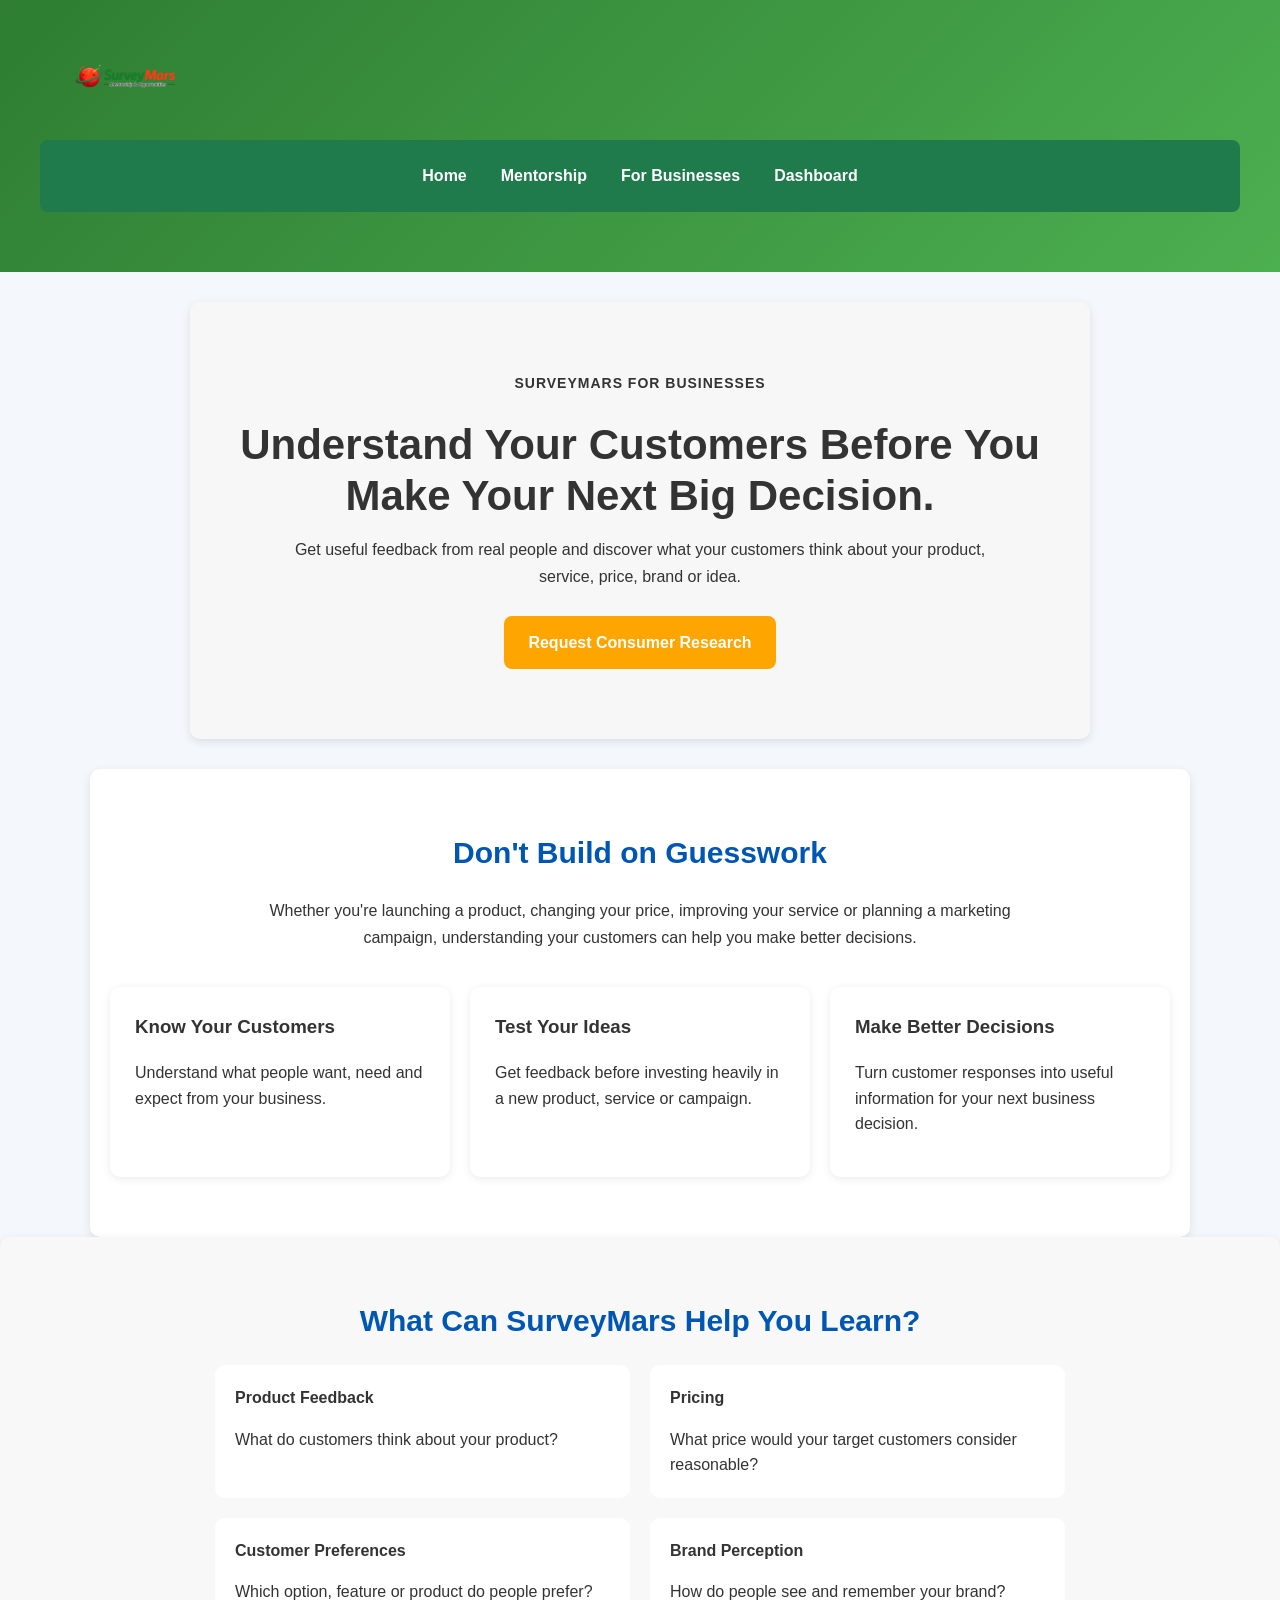
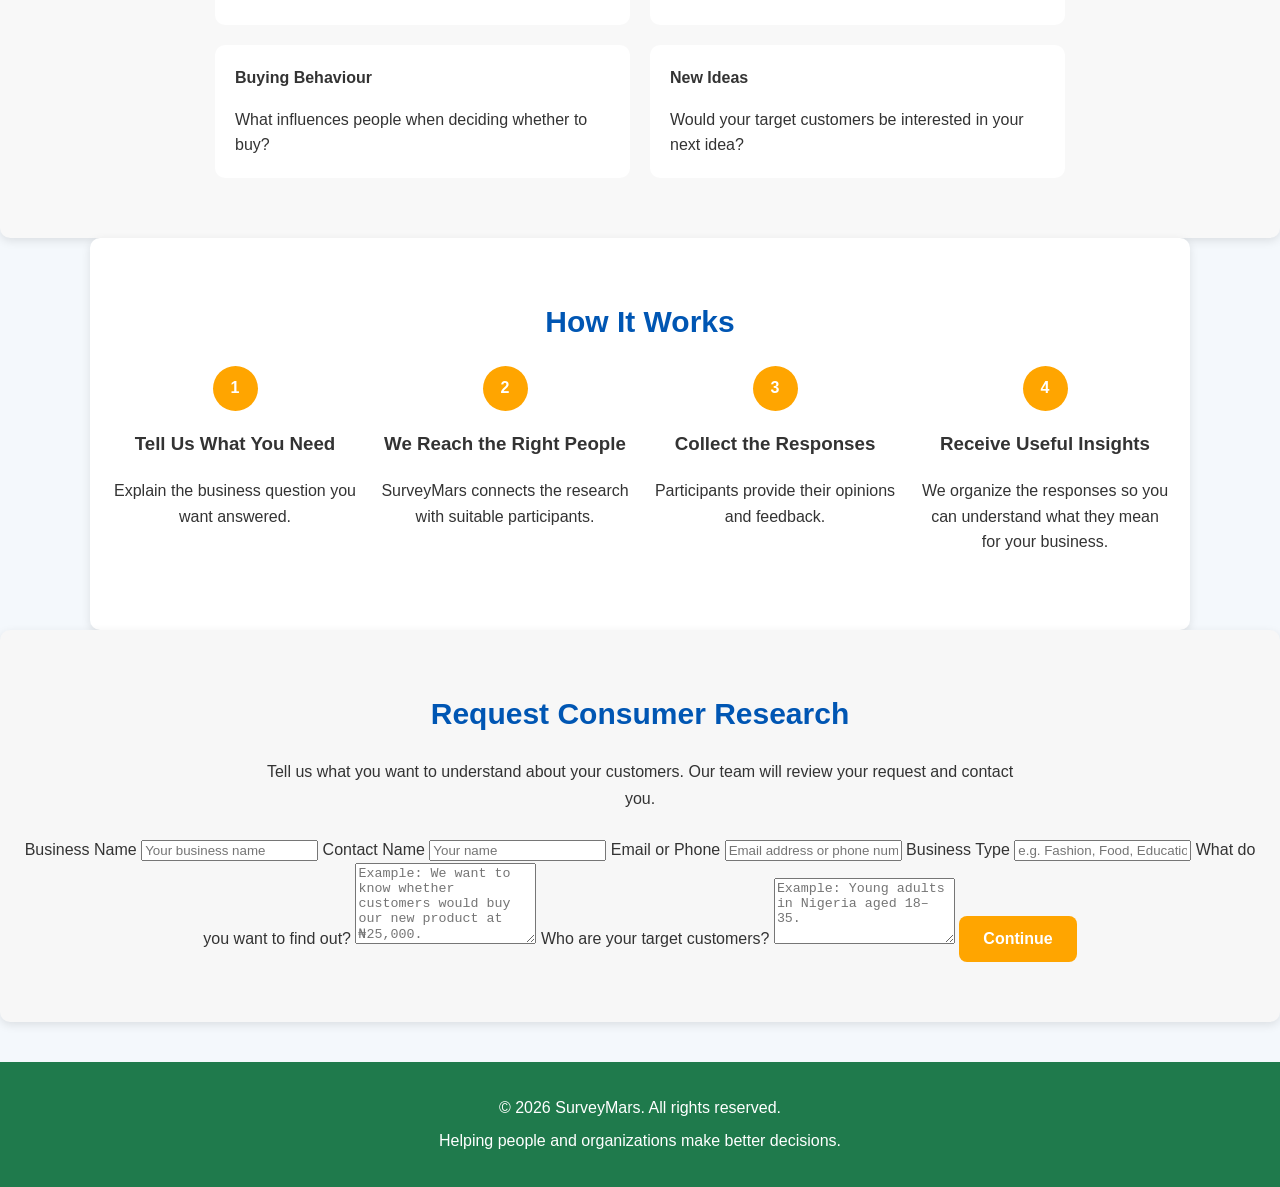
<file: business.html>
<!DOCTYPE html>
<html lang="en">

<head>
    <meta charset="UTF-8">

    <meta
        name="viewport"
        content="width=device-width, initial-scale=1.0">

    <title>SurveyMars for Businesses</title>

    <link rel="stylesheet" href="style.css">
</head>

<body>

    <!-- HEADER -->
    <header>
        <div class="logo">
            <img
                src="surveymars-logo.png"
                alt="SurveyMars">
        </div>

        <nav>
            <a href="index.html">Home</a>
            <a href="mentorship.html">Mentorship</a>
            <a href="business.html">For Businesses</a>
            <a href="dashboard.html">Dashboard</a>
        </nav>
    </header>


    <!-- HERO -->
    <section class="business-hero">

        <div class="business-hero-content">

            <p class="business-label">
                SURVEYMARS FOR BUSINESSES
            </p>

            <h1>
                Understand Your Customers Before You Make Your Next Big Decision.
            </h1>

            <p>
                Get useful feedback from real people and discover
                what your customers think about your product,
                service, price, brand or idea.
            </p>

            <a
                href="#research-request"
                class="business-button">
                Request Consumer Research
            </a>

        </div>

    </section>


    <!-- WHY RESEARCH -->
    <section class="business-section">

        <h2>
            Don't Build on Guesswork
        </h2>

        <p>
            Whether you're launching a product, changing your price,
            improving your service or planning a marketing campaign,
            understanding your customers can help you make better decisions.
        </p>

        <div class="business-cards">

            <div class="business-card">
                <h3>Know Your Customers</h3>
                <p>
                    Understand what people want, need and expect
                    from your business.
                </p>
            </div>

            <div class="business-card">
                <h3>Test Your Ideas</h3>
                <p>
                    Get feedback before investing heavily in a
                    new product, service or campaign.
                </p>
            </div>

            <div class="business-card">
                <h3>Make Better Decisions</h3>
                <p>
                    Turn customer responses into useful information
                    for your next business decision.
                </p>
            </div>

        </div>

    </section>


    <!-- WHAT WE CAN RESEARCH -->
    <section class="business-section business-light">

        <h2>
            What Can SurveyMars Help You Learn?
        </h2>

        <div class="research-list">

            <div>
                <strong>Product Feedback</strong>
                <p>
                    What do customers think about your product?
                </p>
            </div>

            <div>
                <strong>Pricing</strong>
                <p>
                    What price would your target customers consider reasonable?
                </p>
            </div>

            <div>
                <strong>Customer Preferences</strong>
                <p>
                    Which option, feature or product do people prefer?
                </p>
            </div>

            <div>
                <strong>Brand Perception</strong>
                <p>
                    How do people see and remember your brand?
                </p>
            </div>

            <div>
                <strong>Buying Behaviour</strong>
                <p>
                    What influences people when deciding whether to buy?
                </p>
            </div>

            <div>
                <strong>New Ideas</strong>
                <p>
                    Would your target customers be interested in your next idea?
                </p>
            </div>

        </div>

    </section>


    <!-- HOW IT WORKS -->
    <section class="business-section">

        <h2>
            How It Works
        </h2>

        <div class="business-steps">

            <div class="business-step">
                <span>1</span>
                <h3>Tell Us What You Need</h3>
                <p>
                    Explain the business question you want answered.
                </p>
            </div>

            <div class="business-step">
                <span>2</span>
                <h3>We Reach the Right People</h3>
                <p>
                    SurveyMars connects the research with suitable
                    participants.
                </p>
            </div>

            <div class="business-step">
                <span>3</span>
                <h3>Collect the Responses</h3>
                <p>
                    Participants provide their opinions and feedback.
                </p>
            </div>

            <div class="business-step">
                <span>4</span>
                <h3>Receive Useful Insights</h3>
                <p>
                    We organize the responses so you can understand
                    what they mean for your business.
                </p>
            </div>

        </div>

    </section>

<!-- BUSINESS RESEARCH REQUEST -->
<section
    class="business-section business-request"
    id="research-request">

    <h2>Request Consumer Research</h2>

    <p>
        Tell us what you want to understand about your customers.
        Our team will review your request and contact you.
    </p>

    <form id="businessRequestForm" class="business-form">

        <label for="businessName">
            Business Name
        </label>

        <input
            type="text"
            id="businessName"
            name="businessName"
            placeholder="Your business name"
            required>


        <label for="contactName">
            Contact Name
        </label>

        <input
            type="text"
            id="contactName"
            name="contactName"
            placeholder="Your name"
            required>


        <label for="contact">
            Email or Phone
        </label>

        <input
            type="text"
            id="contact"
            name="contact"
            placeholder="Email address or phone number"
            required>


        <label for="businessType">
            Business Type
        </label>

        <input
            type="text"
            id="businessType"
            name="businessType"
            placeholder="e.g. Fashion, Food, Education, Fintech"
            required>


        <label for="researchQuestion">
            What do you want to find out?
        </label>

        <textarea
            id="researchQuestion"
            name="researchQuestion"
            rows="5"
            placeholder="Example: We want to know whether customers would buy our new product at ₦25,000."
            required></textarea>


        <label for="targetCustomers">
            Who are your target customers?
        </label>

        <textarea
            id="targetCustomers"
            name="targetCustomers"
            rows="4"
            placeholder="Example: Young adults in Nigeria aged 18–35."
            required></textarea>


        <button
            type="submit"
            class="business-button">
            Continue
        </button>

    </form>

    <div
        id="businessContactOptions"
        style="display: none;">

        <h3>How would you like to contact SurveyMars?</h3>

        <p>
            Your request has been prepared. Choose how you want to send it.
        </p>

        <a
            id="whatsappBusinessLink"
            class="business-button"
            target="_blank"
            rel="noopener">
            💬 Send via WhatsApp
        </a>

        <a
            id="emailBusinessLink"
            class="business-button"
            style="margin-left: 10px;">
            📧 Send via Email
        </a>

    </div>

</section>


    <!-- FOOTER -->
    <footer>

        <p>
            © 2026 SurveyMars. All rights reserved.
        </p>

        <p>
            Helping people and organizations make better decisions.
        </p>

    </footer>
<script>
document
    .getElementById("businessRequestForm")
    .addEventListener("submit", function(event) {

        event.preventDefault();

        const businessName =
            document.getElementById("businessName").value.trim();

        const contactName =
            document.getElementById("contactName").value.trim();

        const contact =
            document.getElementById("contact").value.trim();

        const businessType =
            document.getElementById("businessType").value.trim();

        const researchQuestion =
            document.getElementById("researchQuestion").value.trim();

        const targetCustomers =
            document.getElementById("targetCustomers").value.trim();


        const message =
`Hello SurveyMars,

I would like to request consumer research.

Business Name: ${businessName}

Contact Name: ${contactName}

Email/Phone: ${contact}

Business Type: ${businessType}

What we want to find out:
${researchQuestion}

Target Customers:
${targetCustomers}`;


        const encodedMessage =
            encodeURIComponent(message);


        const whatsappLink =
            "https://wa.me/2349037064597?text=" +
            encodedMessage;


        const emailSubject =
            encodeURIComponent(
                "SurveyMars Consumer Research Request"
            );


        const emailBody =
            encodeURIComponent(message);


        const emailLink =
            "mailto:Ejimkenneth93@gmail.com?subject=" +
            emailSubject +
            "&body=" +
            emailBody;


        document.getElementById(
            "whatsappBusinessLink"
        ).href = whatsappLink;


        document.getElementById(
            "emailBusinessLink"
        ).href = emailLink;


        document.getElementById(
            "businessRequestForm"
        ).style.display = "none";


        document.getElementById(
            "businessContactOptions"
        ).style.display = "block";

    });
</script>

</body>

</html>
</file>
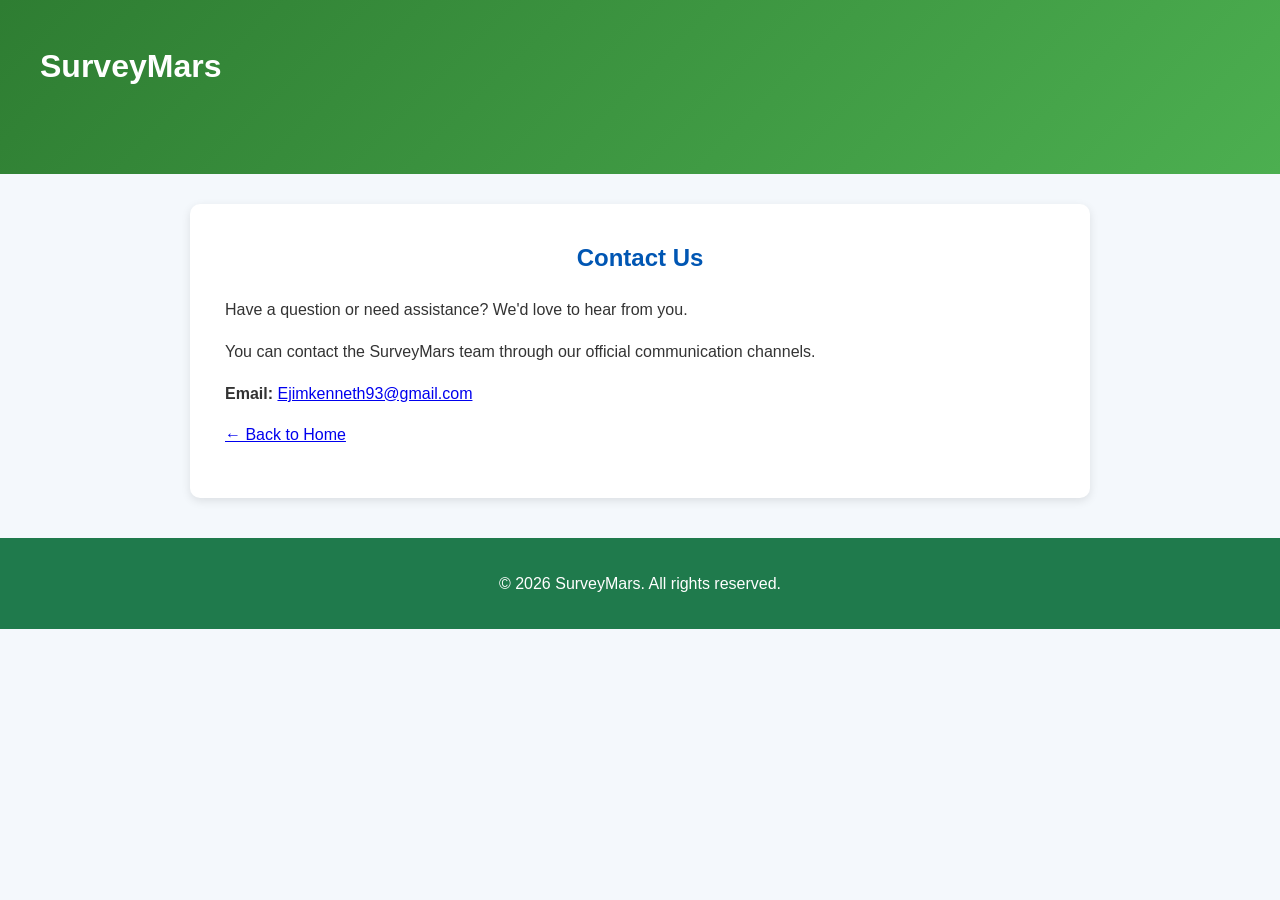
<file: contact.html>
<!DOCTYPE html>
<html lang="en">
<head>
    <meta charset="UTF-8">
    <meta name="viewport" content="width=device-width, initial-scale=1.0">
    <title>Contact Us - SurveyMars</title>
    <link rel="stylesheet" href="style.css">
</head>

<body>

<header>
    <h1>SurveyMars</h1>
</header>

<section>
    <h2>Contact Us</h2>

    <p>Have a question or need assistance? We'd love to hear from you.</p>

    <p>
        You can contact the SurveyMars team through our official
        communication channels.
    </p>

    <p>
        <strong>Email:</strong>
        <a href="mailto:Ejimkenneth93@gmail.com">Ejimkenneth93@gmail.com</a>
    </p>

    <p>
        <a href="index.html">← Back to Home</a>
    </p>
</section>

<footer>
    <p>&copy; 2026 SurveyMars. All rights reserved.</p>
</footer>

</body>
</html>
</file>
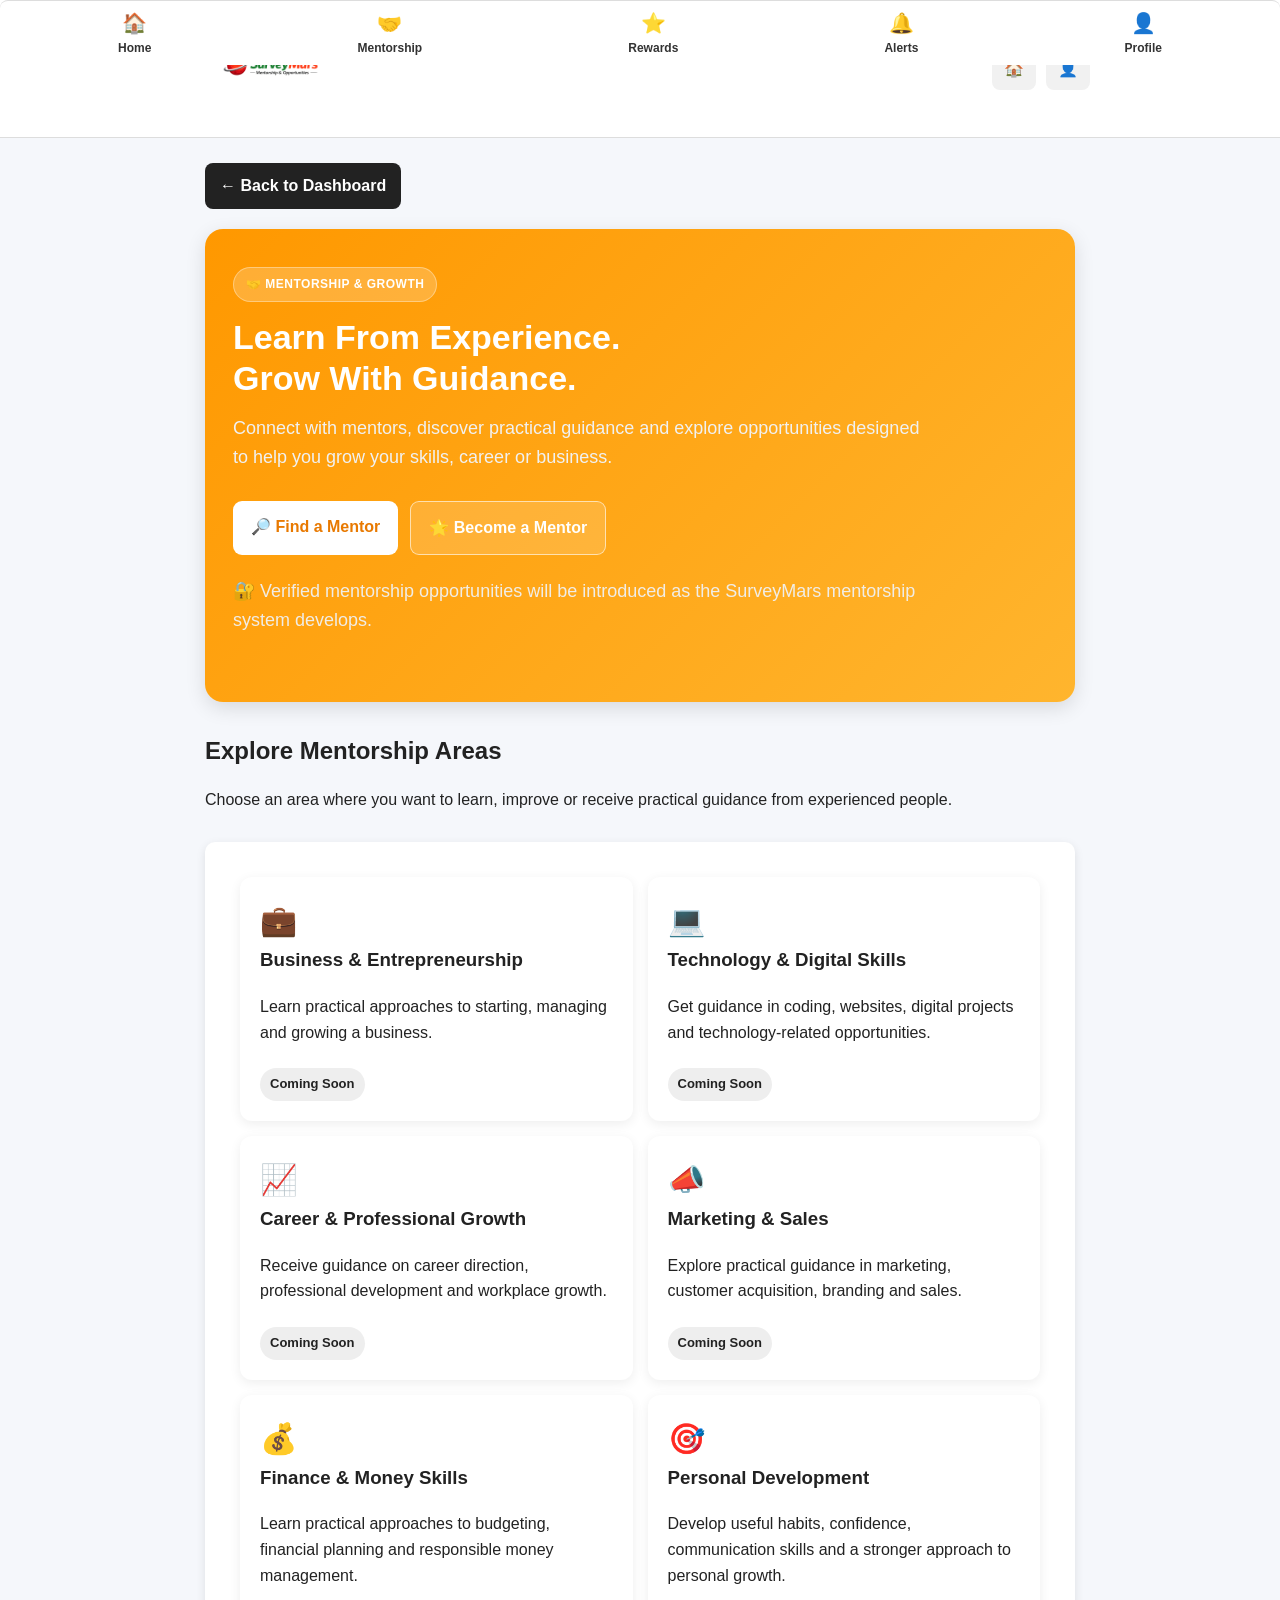
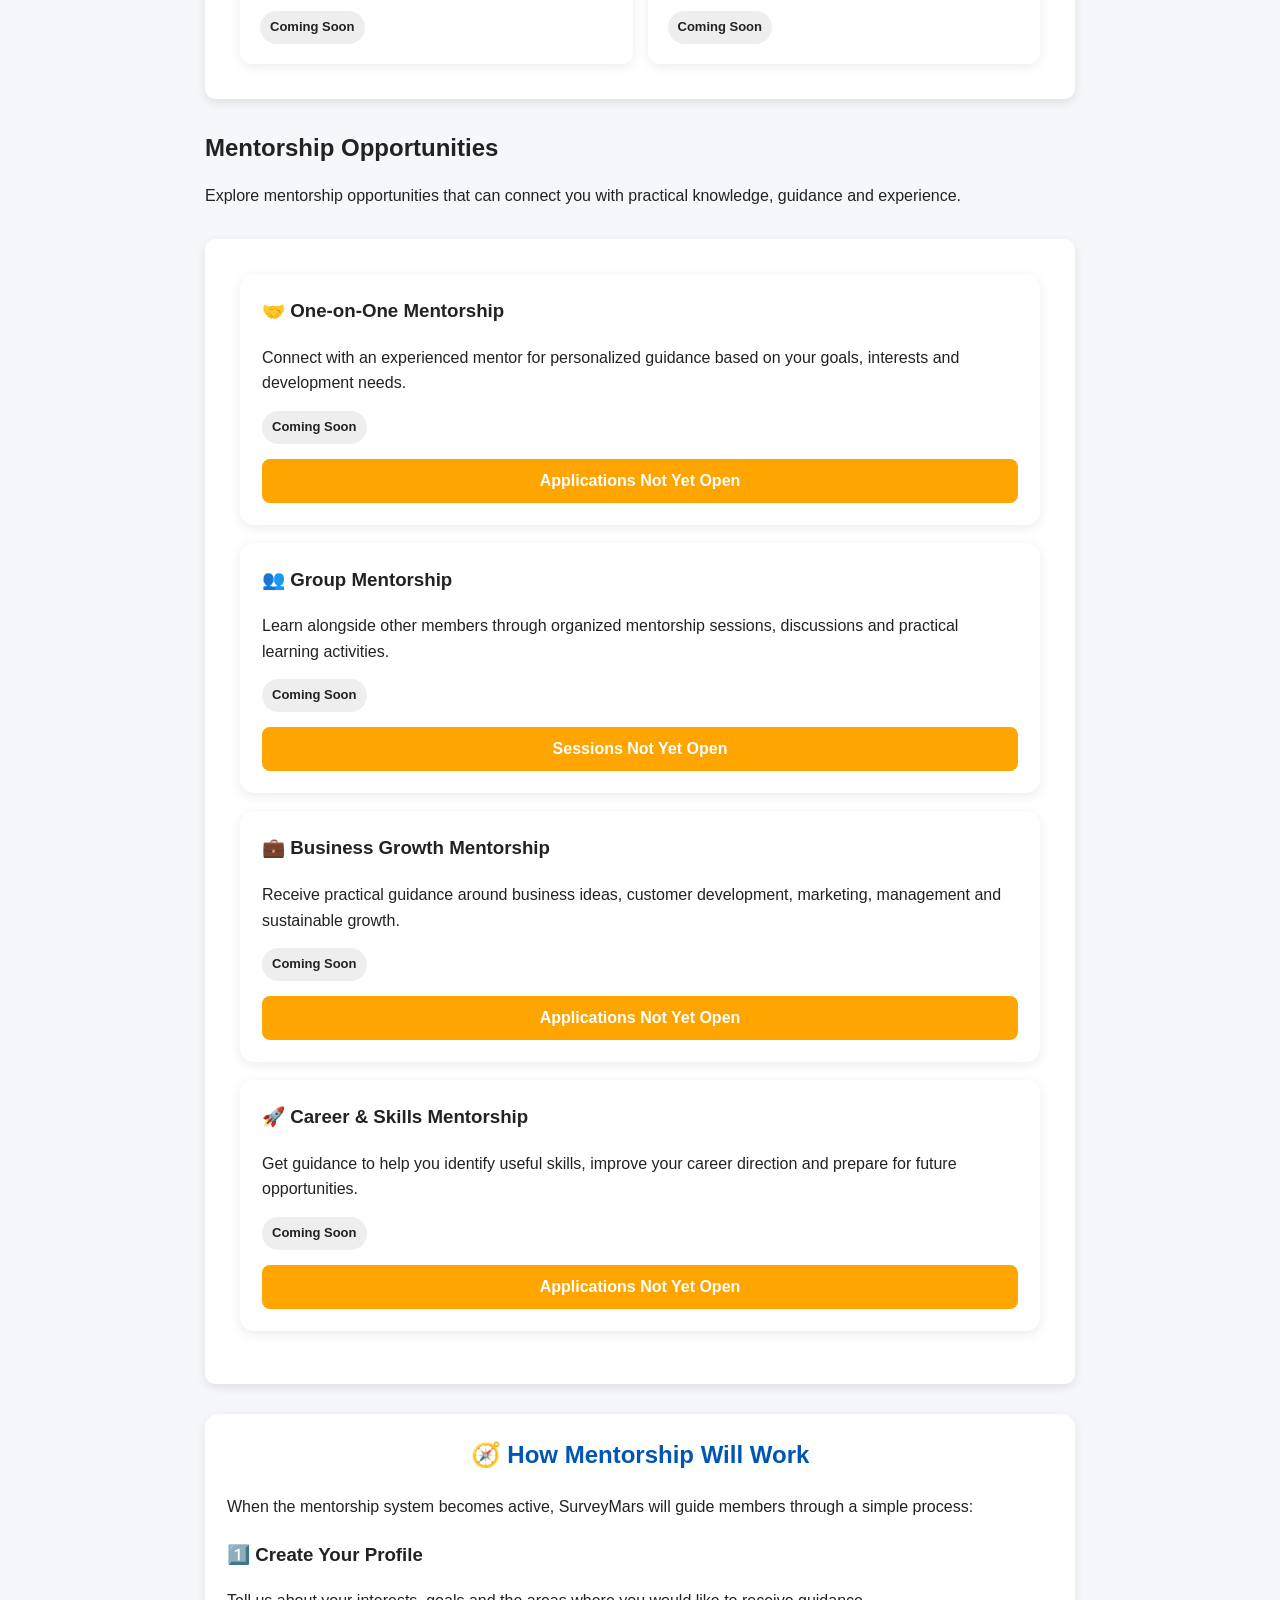
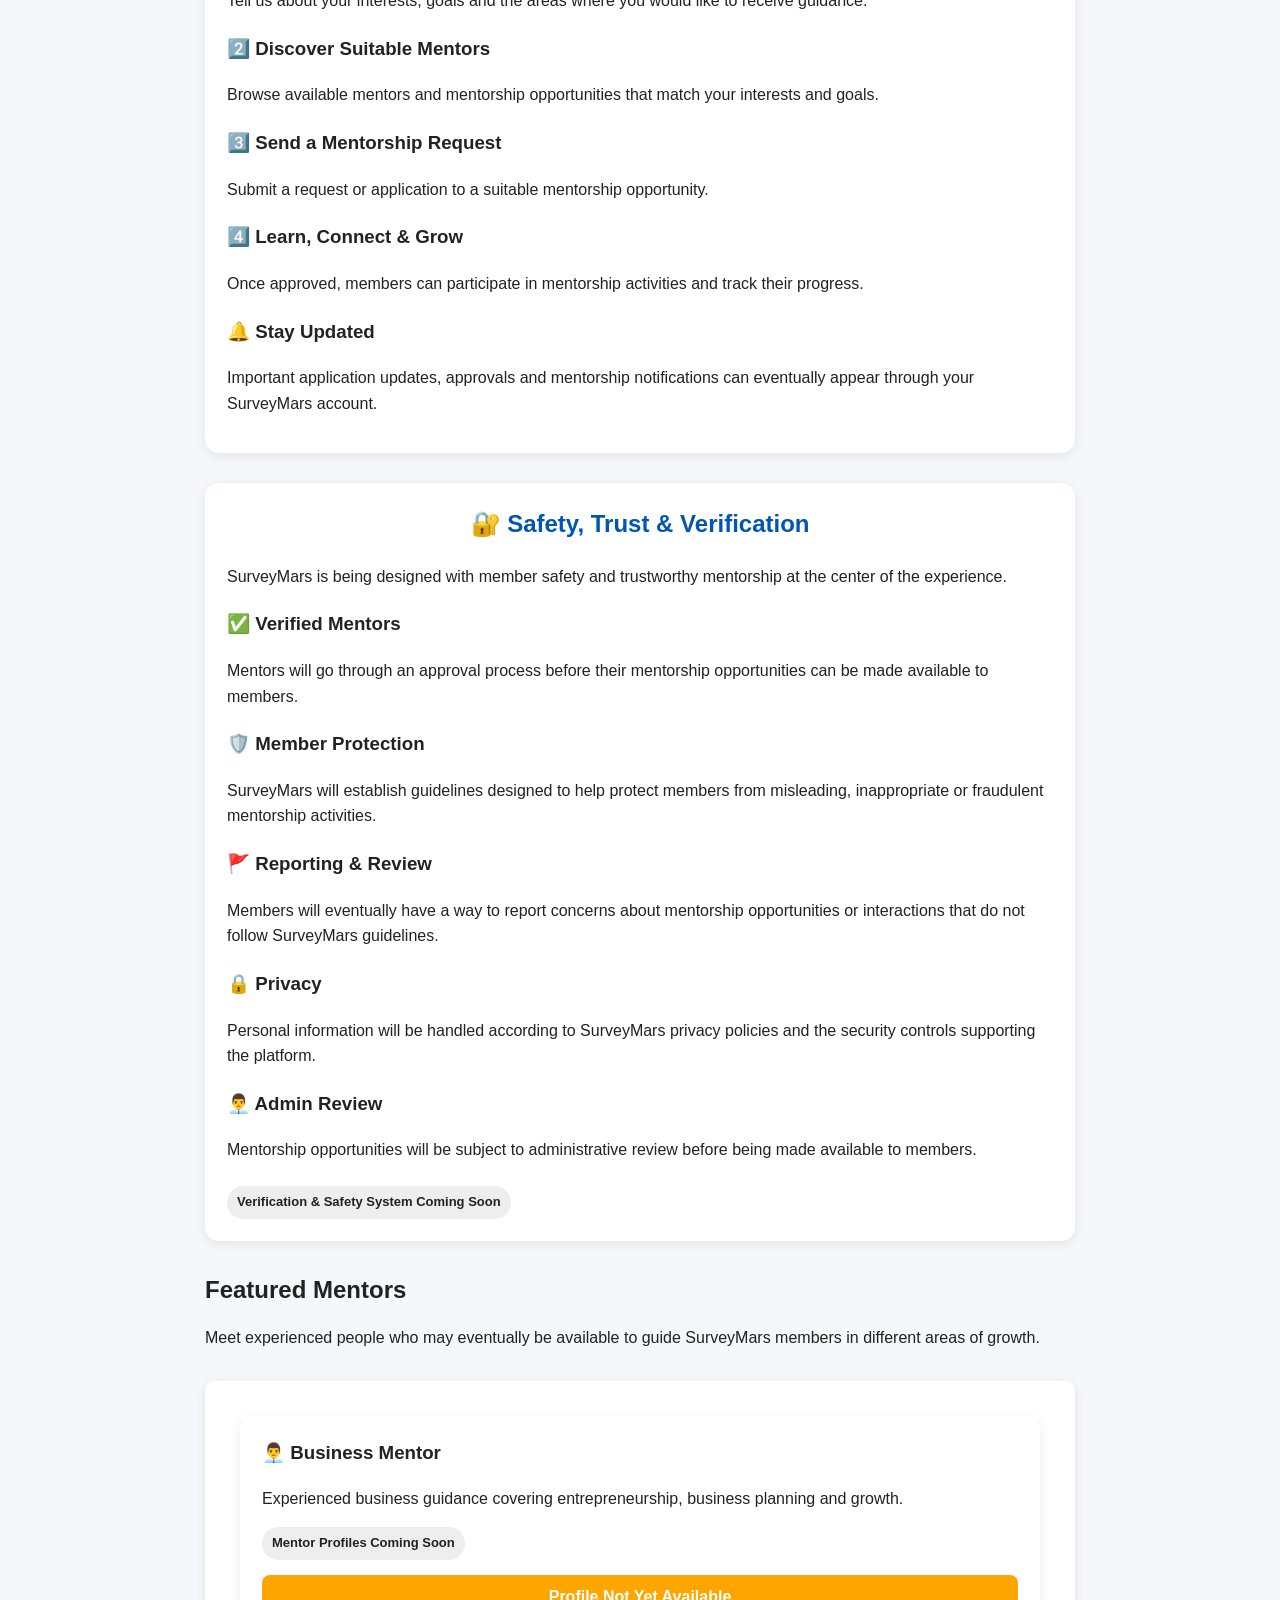
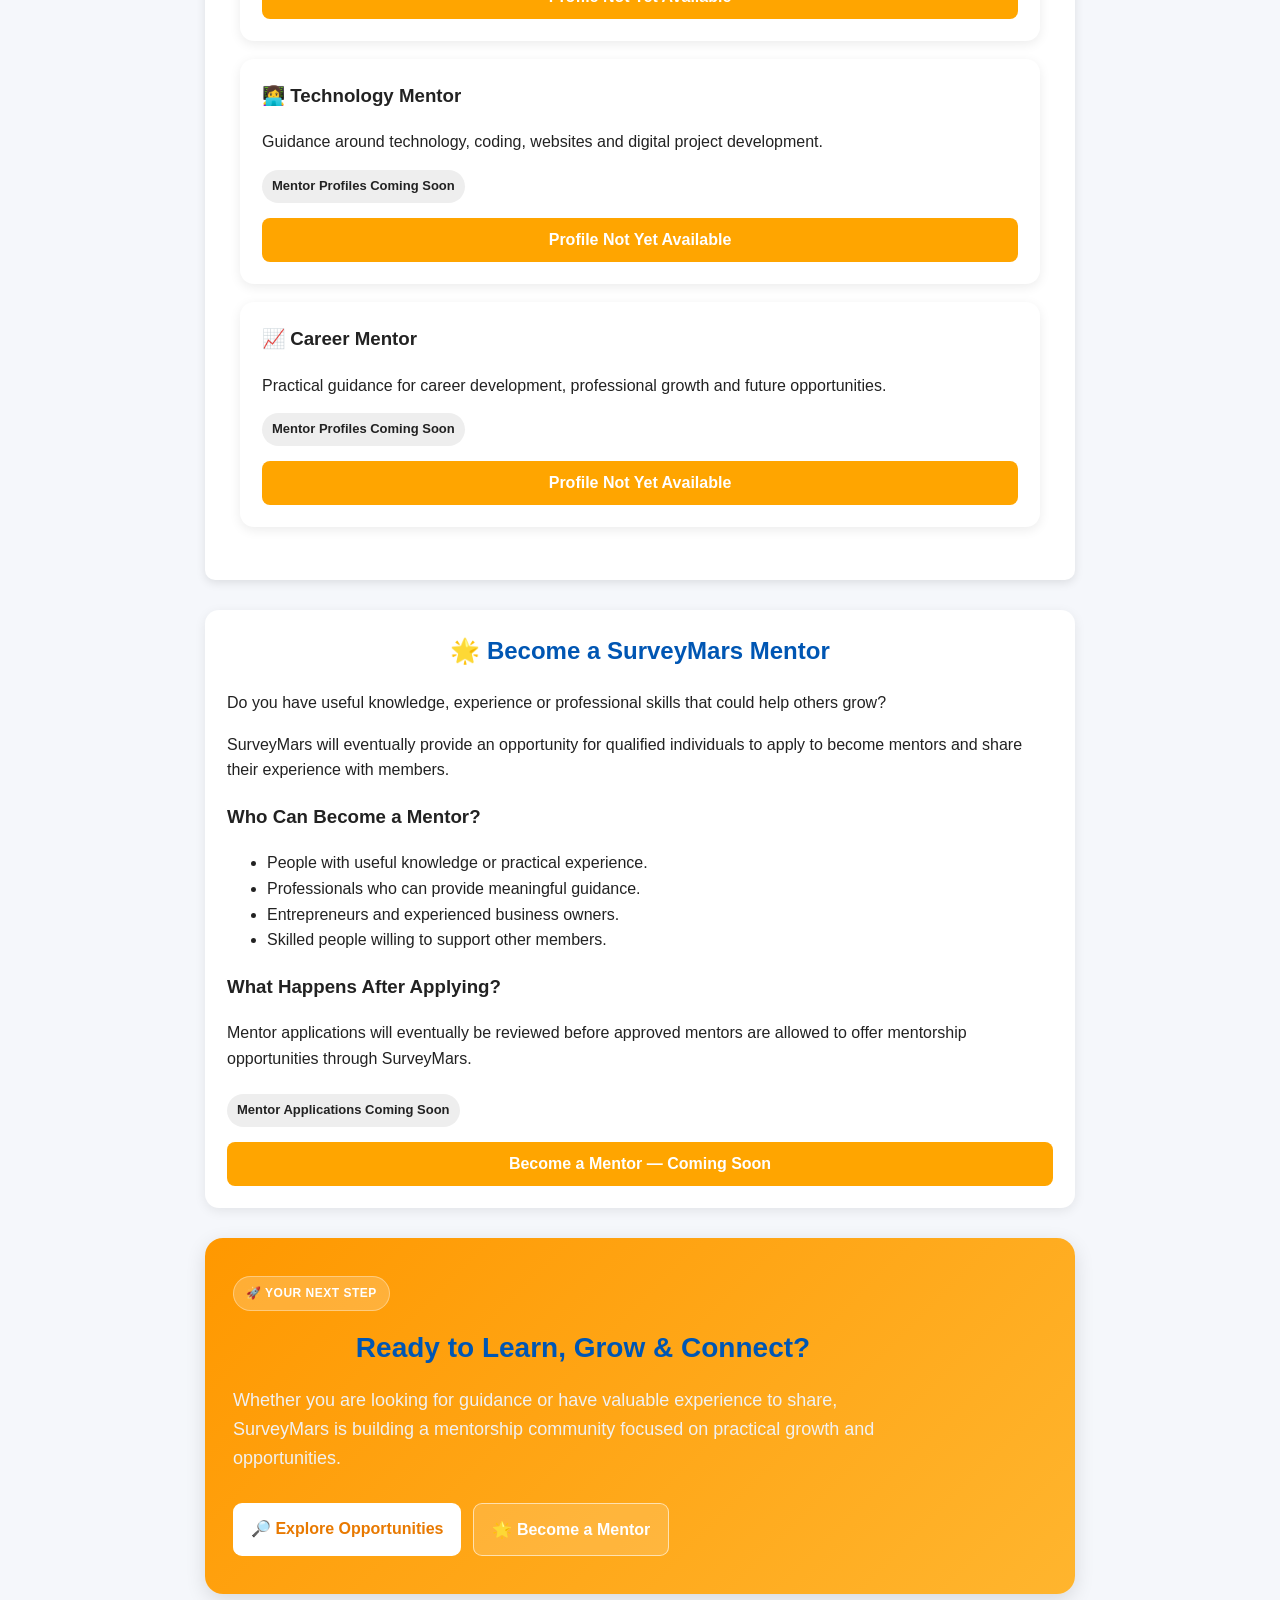
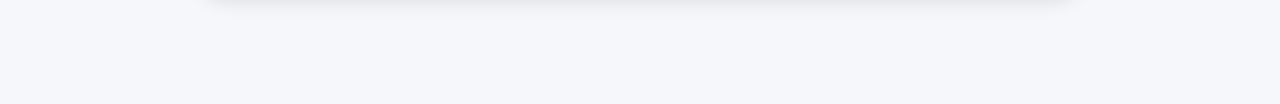
<file: mentorship.html>
<!DOCTYPE html>
<html lang="en">

<head>

    <meta charset="UTF-8">

    <meta
        name="viewport"
        content="width=device-width, initial-scale=1.0">

    <title>SurveyMars Mentorship</title>

    <link
        rel="stylesheet"
        href="style.css">

    <style>

        * {
            box-sizing: border-box;
        }

        body {
            margin: 0;
            padding-bottom: 80px;
            background: #f5f7fb;
            color: #222;
            font-family: Arial, sans-serif;
        }

        header {
            background: white;
            border-bottom: 1px solid #ddd;
            padding: 12px 20px;
        }

        .top-header {
            max-width: 900px;
            margin: auto;
            display: flex;
            align-items: center;
            justify-content: space-between;
        }

        .logo img {
            width: 170px;
            max-width: 100%;
            height: auto;
        }

        .header-icons {
            display: flex;
            gap: 10px;
        }

        .header-icon {
            text-decoration: none;
            background: #f1f1f1;
            color: #222;
            padding: 9px 12px;
            border-radius: 8px;
        }

        .page-wrapper {
            width: 100%;
            max-width: 900px;
            margin: 25px auto;
            padding: 0 15px;
        }

        .hero {
background: linear-gradient(
135deg,
#ff9800,
#ffb52e
);

color: white;
padding: 38px 28px;
border-radius: 18px;
margin-bottom: 30px;

box-shadow:
    0 6px 20px rgba(0,0,0,0.12);

}

.hero-content {
max-width: 700px;
}

.hero-badge {
display: inline-block;
padding: 7px 12px;
margin-bottom: 15px;

background: rgba(255,255,255,0.20);
border: 1px solid rgba(255,255,255,0.35);

border-radius: 20px;

font-size: 12px;
font-weight: bold;
letter-spacing: 0.5px;

}

.hero h1 {
margin: 0 0 15px;
font-size: 34px;
line-height: 1.2;
}

.hero-description {
margin: 0;
font-size: 17px;
line-height: 1.7;
}

.hero-actions {
display: flex;
gap: 12px;
flex-wrap: wrap;
margin-top: 25px;
}

.hero-primary-button,
.hero-secondary-button {
display: inline-block;
padding: 13px 18px;
border-radius: 9px;

text-decoration: none;
font-weight: bold;
text-align: center;

}

.hero-primary-button {
background: white;
color: #e87900;
}

.hero-secondary-button {
background: rgba(255,255,255,0.15);
color: white;
border: 1px solid rgba(255,255,255,0.60);
}

.hero-note {
margin: 22px 0 0;
font-size: 13px;
line-height: 1.5;
opacity: 0.95;
}

        .hero p {
            line-height: 1.6;
        }

        .section-title {
            margin: 30px 0 15px;
        }

        .category-grid {
            display: grid;
            grid-template-columns:
                repeat(2, 1fr);

            gap: 15px;
        }

        .category-card {
            background: white;
            padding: 20px;
            border-radius: 12px;
            box-shadow:
                0 3px 12px rgba(0,0,0,0.07);
        }

        .category-card h3 {
            margin-top: 0;
        }

        .mentor-card {
            background: white;
            padding: 22px;
            border-radius: 14px;
            margin-bottom: 18px;
            box-shadow:
                0 3px 12px rgba(0,0,0,0.08);
        }

        .mentor-card h3 {
            margin-top: 0;
        }

        .mentor-status {
            display: inline-block;
            padding: 6px 10px;
            background: #eee;
            border-radius: 20px;
            font-size: 13px;
            font-weight: bold;
        }

        .mentor-button {
            width: 100%;
            margin-top: 15px;
            padding: 13px;
            border: none;
            border-radius: 8px;
            background: orange;
            color: white;
            font-size: 16px;
            font-weight: bold;
            cursor: pointer;
        }

        .info-card {
            background: white;
            padding: 22px;
            border-radius: 14px;
            margin-top: 25px;
            box-shadow:
                0 3px 12px rgba(0,0,0,0.08);
        }

        .coming-soon {
            display: inline-block;
            margin-top: 8px;
            padding: 6px 10px;
            background: #eee;
            border-radius: 20px;
            font-size: 13px;
            font-weight: bold;
        }

        .back-button {
            display: inline-block;
            margin-bottom: 20px;
            padding: 10px 15px;
            background: #222;
            color: white;
            text-decoration: none;
            border-radius: 8px;
            font-weight: bold;
        }

        .bottom-navigation {
            position: fixed;
            bottom: 0;
            left: 0;
            right: 0;
            height: 65px;
            background: white;
            border-top: 1px solid #ddd;
            display: flex;
            justify-content: space-around;
            align-items: center;
            z-index: 9999;
        }

        .bottom-navigation a {
            text-decoration: none;
            color: #333;
            text-align: center;
            font-size: 12px;
            font-weight: bold;
        }

        .bottom-navigation span {
            display: block;
            font-size: 20px;
        }

        @media (max-width: 700px) {

            .category-grid {
                grid-template-columns: 1fr;
            }

            .hero h1 {
                font-size: 25px;
            }

        }

    </style>

</head>


<body>


<header>

    <div class="top-header">

        <div class="logo">

            <img
                src="surveymars-logo.png"
                alt="SurveyMars - Mentorship & Opportunities">

        </div>


        <div class="header-icons">

            <a
                href="dashboard.html"
                class="header-icon">

                🏠

            </a>


            <a
                href="profile.html"
                class="header-icon">

                👤

            </a>

        </div>

    </div>

</header>



<main>

    <div class="page-wrapper">


        <a
            href="dashboard.html"
            class="back-button">

            ← Back to Dashboard

        </a>



        <!-- HERO --><section class="hero"><div class="hero-content">

    <div class="hero-badge">
        🤝 MENTORSHIP & GROWTH
    </div>

    <h1>
        Learn From Experience.<br>
        Grow With Guidance.
    </h1>

    <p class="hero-description">
        Connect with mentors, discover practical guidance
        and explore opportunities designed to help you
        grow your skills, career or business.
    </p>

    <div class="hero-actions">

        <a
            href="#mentorship-opportunities"
            class="hero-primary-button">

            🔎 Find a Mentor

        </a>

        <a
            href="#become-mentor"
            class="hero-secondary-button">

            🌟 Become a Mentor

        </a>

    </div>

    <p class="hero-note">
        🔐 Verified mentorship opportunities will be
        introduced as the SurveyMars mentorship system
        develops.
    </p>

</div>

</section>



        <!-- CATEGORIES --><h2 class="section-title">
    Explore Mentorship Areas
</h2><p style="line-height: 1.6; margin-bottom: 20px;">
    Choose an area where you want to learn, improve or
    receive practical guidance from experienced people.
</p><section class="category-grid"><div class="category-card">

    <div style="font-size: 30px;">
        💼
    </div>

    <h3>
        Business & Entrepreneurship
    </h3>

    <p>
        Learn practical approaches to starting,
        managing and growing a business.
    </p>

    <span class="coming-soon">
        Coming Soon
    </span>

</div>


<div class="category-card">

    <div style="font-size: 30px;">
        💻
    </div>

    <h3>
        Technology & Digital Skills
    </h3>

    <p>
        Get guidance in coding, websites, digital
        projects and technology-related opportunities.
    </p>

    <span class="coming-soon">
        Coming Soon
    </span>

</div>


<div class="category-card">

    <div style="font-size: 30px;">
        📈
    </div>

    <h3>
        Career & Professional Growth
    </h3>

    <p>
        Receive guidance on career direction,
        professional development and workplace growth.
    </p>

    <span class="coming-soon">
        Coming Soon
    </span>

</div>


<div class="category-card">

    <div style="font-size: 30px;">
        📣
    </div>

    <h3>
        Marketing & Sales
    </h3>

    <p>
        Explore practical guidance in marketing,
        customer acquisition, branding and sales.
    </p>

    <span class="coming-soon">
        Coming Soon
    </span>

</div>


<div class="category-card">

    <div style="font-size: 30px;">
        💰
    </div>

    <h3>
        Finance & Money Skills
    </h3>

    <p>
        Learn practical approaches to budgeting,
        financial planning and responsible money management.
    </p>

    <span class="coming-soon">
        Coming Soon
    </span>

</div>


<div class="category-card">

    <div style="font-size: 30px;">
        🎯
    </div>

    <h3>
        Personal Development
    </h3>

    <p>
        Develop useful habits, confidence, communication
        skills and a stronger approach to personal growth.
    </p>

    <span class="coming-soon">
        Coming Soon
    </span>

</div>

</section>



        
<!-- MENTORSHIP OPPORTUNITIES --><h2 class="section-title" id="mentorship-opportunities">
    Mentorship Opportunities
</h2><p style="line-height: 1.6; margin-bottom: 20px;">
    Explore mentorship opportunities that can connect
    you with practical knowledge, guidance and experience.
</p><section><div class="mentor-card">

    <h3>
        🤝 One-on-One Mentorship
    </h3>

    <p>
        Connect with an experienced mentor for
        personalized guidance based on your goals,
        interests and development needs.
    </p>

    <span class="mentor-status">
        Coming Soon
    </span>

    <button
        class="mentor-button"
        disabled>

        Applications Not Yet Open

    </button>

</div>


<div class="mentor-card">

    <h3>
        👥 Group Mentorship
    </h3>

    <p>
        Learn alongside other members through
        organized mentorship sessions, discussions
        and practical learning activities.
    </p>

    <span class="mentor-status">
        Coming Soon
    </span>

    <button
        class="mentor-button"
        disabled>

        Sessions Not Yet Open

    </button>

</div>


<div class="mentor-card">

    <h3>
        💼 Business Growth Mentorship
    </h3>

    <p>
        Receive practical guidance around business
        ideas, customer development, marketing,
        management and sustainable growth.
    </p>

    <span class="mentor-status">
        Coming Soon
    </span>

    <button
        class="mentor-button"
        disabled>

        Applications Not Yet Open

    </button>

</div>


<div class="mentor-card">

    <h3>
        🚀 Career & Skills Mentorship
    </h3>

    <p>
        Get guidance to help you identify useful
        skills, improve your career direction and
        prepare for future opportunities.
    </p>

    <span class="mentor-status">
        Coming Soon
    </span>

    <button
        class="mentor-button"
        disabled>

        Applications Not Yet Open

    </button>

</div>

</section>


        <!-- HOW IT WILL WORK --><section class="info-card"><h2>
    🧭 How Mentorship Will Work
</h2>

<p>
    When the mentorship system becomes active,
    SurveyMars will guide members through a simple
    process:
</p>


<div style="margin-top: 20px;">

    <h3>
        1️⃣ Create Your Profile
    </h3>

    <p>
        Tell us about your interests, goals and the
        areas where you would like to receive guidance.
    </p>

</div>


<div style="margin-top: 20px;">

    <h3>
        2️⃣ Discover Suitable Mentors
    </h3>

    <p>
        Browse available mentors and mentorship
        opportunities that match your interests and goals.
    </p>

</div>


<div style="margin-top: 20px;">

    <h3>
        3️⃣ Send a Mentorship Request
    </h3>

    <p>
        Submit a request or application to a suitable
        mentorship opportunity.
    </p>

</div>


<div style="margin-top: 20px;">

    <h3>
        4️⃣ Learn, Connect & Grow
    </h3>

    <p>
        Once approved, members can participate in
        mentorship activities and track their progress.
    </p>

</div>


<div style="margin-top: 20px;">

    <h3>
        🔔 Stay Updated
    </h3>

    <p>
        Important application updates, approvals and
        mentorship notifications can eventually appear
        through your SurveyMars account.
    </p>

</div>

</section>



        <!-- SAFETY --><section class="info-card"><h2>
    🔐 Safety, Trust & Verification
</h2>

<p>
    SurveyMars is being designed with member safety
    and trustworthy mentorship at the center of the
    experience.
</p>


<div style="margin-top: 20px;">

    <h3>
        ✅ Verified Mentors
    </h3>

    <p>
        Mentors will go through an approval process
        before their mentorship opportunities can be
        made available to members.
    </p>

</div>


<div style="margin-top: 20px;">

    <h3>
        🛡️ Member Protection
    </h3>

    <p>
        SurveyMars will establish guidelines designed
        to help protect members from misleading,
        inappropriate or fraudulent mentorship activities.
    </p>

</div>


<div style="margin-top: 20px;">

    <h3>
        🚩 Reporting & Review
    </h3>

    <p>
        Members will eventually have a way to report
        concerns about mentorship opportunities or
        interactions that do not follow SurveyMars
        guidelines.
    </p>

</div>


<div style="margin-top: 20px;">

    <h3>
        🔒 Privacy
    </h3>

    <p>
        Personal information will be handled according
        to SurveyMars privacy policies and the security
        controls supporting the platform.
    </p>

</div>


<div style="margin-top: 20px;">

    <h3>
        👨‍💼 Admin Review
    </h3>

    <p>
        Mentorship opportunities will be subject to
        administrative review before being made available
        to members.
    </p>

</div>


<span class="coming-soon">
    Verification & Safety System Coming Soon
</span>

</section>

<!-- FEATURED MENTORS --><h2 class="section-title">
    Featured Mentors
</h2><p style="line-height: 1.6; margin-bottom: 20px;">
    Meet experienced people who may eventually be available
    to guide SurveyMars members in different areas of growth.
</p><section><div class="mentor-card">

    <h3>
        👨‍💼 Business Mentor
    </h3>

    <p>
        Experienced business guidance covering
        entrepreneurship, business planning and growth.
    </p>

    <span class="mentor-status">
        Mentor Profiles Coming Soon
    </span>

    <button
        class="mentor-button"
        disabled>

        Profile Not Yet Available

    </button>

</div>


<div class="mentor-card">

    <h3>
        👩‍💻 Technology Mentor
    </h3>

    <p>
        Guidance around technology, coding, websites
        and digital project development.
    </p>

    <span class="mentor-status">
        Mentor Profiles Coming Soon
    </span>

    <button
        class="mentor-button"
        disabled>

        Profile Not Yet Available

    </button>

</div>


<div class="mentor-card">

    <h3>
        📈 Career Mentor
    </h3>

    <p>
        Practical guidance for career development,
        professional growth and future opportunities.
    </p>

    <span class="mentor-status">
        Mentor Profiles Coming Soon
    </span>

    <button
        class="mentor-button"
        disabled>

        Profile Not Yet Available

    </button>

</div>

</section>

        <!-- BECOME A MENTOR --><section class="info-card" id="become-mentor"><h2>
    🌟 Become a SurveyMars Mentor
</h2>

<p>
    Do you have useful knowledge, experience or
    professional skills that could help others grow?
</p>

<p>
    SurveyMars will eventually provide an opportunity
    for qualified individuals to apply to become mentors
    and share their experience with members.
</p>


<h3>
    Who Can Become a Mentor?
</h3>

<ul>

    <li>
        People with useful knowledge or practical experience.
    </li>

    <li>
        Professionals who can provide meaningful guidance.
    </li>

    <li>
        Entrepreneurs and experienced business owners.
    </li>

    <li>
        Skilled people willing to support other members.
    </li>

</ul>


<h3>
    What Happens After Applying?
</h3>

<p>
    Mentor applications will eventually be reviewed
    before approved mentors are allowed to offer
    mentorship opportunities through SurveyMars.
</p>


<span class="coming-soon">
    Mentor Applications Coming Soon
</span>

<button
    class="mentor-button"
    disabled>

    Become a Mentor — Coming Soon

</button>

</section>

        <!-- FINAL CALL TO ACTION --><section class="hero" style="margin-top: 30px;"><div class="hero-content">

    <div class="hero-badge">
        🚀 YOUR NEXT STEP
    </div>

    <h2 style="font-size: 28px; margin: 0 0 15px;">
        Ready to Learn, Grow & Connect?
    </h2>

    <p class="hero-description">
        Whether you are looking for guidance or have
        valuable experience to share, SurveyMars is
        building a mentorship community focused on
        practical growth and opportunities.
    </p>

    <div class="hero-actions">

        <a
            href="#mentorship-opportunities"
            class="hero-primary-button">

            🔎 Explore Opportunities

        </a>

        <a
            href="#become-mentor"
            class="hero-secondary-button">

            🌟 Become a Mentor

        </a>

    </div>

</div>

</section>

    </div>

</main>



<!-- BOTTOM NAVIGATION -->

<nav class="bottom-navigation">


    <a href="dashboard.html">

        <span>🏠</span>
        Home

    </a>


    <a href="mentorship.html">

        <span>🤝</span>
        Mentorship

    </a>


    <a href="dashboard.html#rewards">

        <span>⭐</span>
        Rewards

    </a>


    <a href="dashboard.html#notifications">

        <span>🔔</span>
        Alerts

    </a>


    <a href="profile.html">

        <span>👤</span>
        Profile

    </a>


</nav>


</body>

</html>
</file>
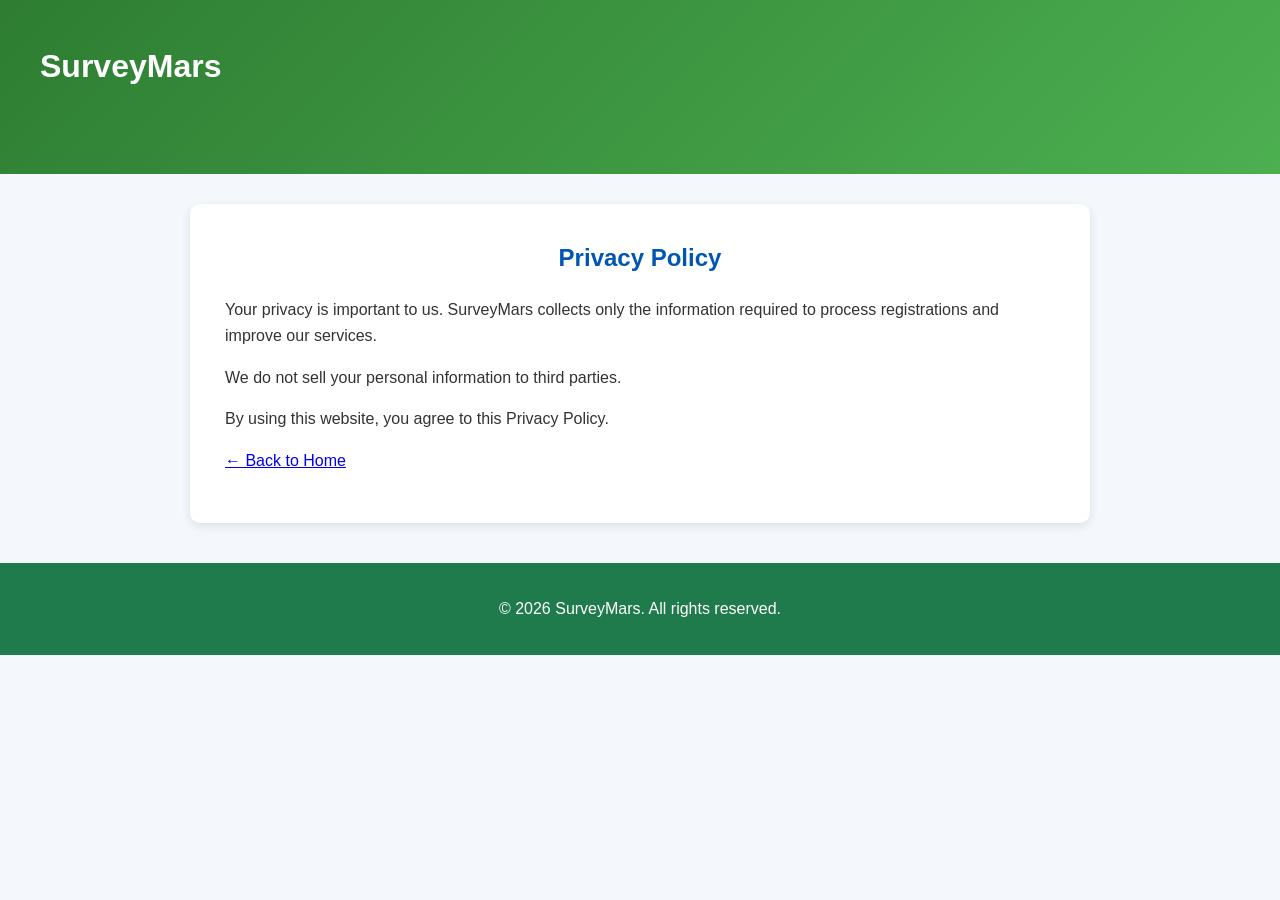
<file: privacy.html>
<!DOCTYPE html>
<html lang="en">
<head>
    <meta charset="UTF-8">
    <meta name="viewport" content="width=device-width, initial-scale=1.0">
    <title>Privacy Policy - SurveyMars</title>
    <link rel="stylesheet" href="style.css">
</head>
<body>

<header>
    <h1>SurveyMars</h1>
</header>

<section>
    <h2>Privacy Policy</h2>

    <p>Your privacy is important to us. SurveyMars collects only the information required to process registrations and improve our services.</p>

    <p>We do not sell your personal information to third parties.</p>

    <p>By using this website, you agree to this Privacy Policy.</p>

    <p><a href="index.html">← Back to Home</a></p>
</section>

<footer>
    <p>&copy; 2026 SurveyMars. All rights reserved.</p>
</footer>

</body>
</html>
</file>
<file: style.css>
/* ================================
   SurveyMars - Main Styles
   ================================ */

* {
    box-sizing: border-box;
}

html {
    scroll-behavior: smooth;
}

body {
    font-family: Arial, sans-serif;
    margin: 0;
    background-color: #f4f8fc;
    color: #333;
    line-height: 1.6;
}

/* ================================
   HEADER
   ================================ */

header {
    background: linear-gradient(135deg, #2e7d32, #4caf50);
    color: white;
    padding: 20px 40px 60px;
}

/* ================================
   LOGO
   ================================ */

.logo {
    display: flex;
    align-items: center;
}

.logo img {
    width: 180px;
    height: auto;
    display: block;
}

/* ================================
   NAVIGATION
   ================================ */

nav {
    background-color: #1f7a4c;
    padding: 15px 20px;
    position: sticky;
    top: 0;
    z-index: 1000;

    display: flex;
    justify-content: center;
    align-items: center;
    gap: 10px;

    border-radius: 8px;
}

nav a {
    color: white;
    text-decoration: none;
    font-weight: bold;
    padding: 8px 12px;
    border-radius: 5px;
    transition: 0.3s ease;
}

nav a:hover {
    color: white;
    background-color: #ff9800;
}

/* ================================
   HERO SECTION
   ================================ */

.hero {
    display: flex;
    justify-content: space-between;
    align-items: center;
    gap: 40px;
    padding: 60px 20px;
    max-width: 1100px;
    margin: 0 auto;
}

.hero-text {
    flex: 1;
}

.hero h1 {
    font-size: 48px;
    font-weight: bold;
    line-height: 1.2;
    margin: 0 0 20px;
}

.hero p {
    font-size: 18px;
    line-height: 1.7;
    color: #f1f1f1;
    margin-bottom: 30px;
}

.hero-image {
    flex: 1;
    text-align: center;
}

.hero-image img {
    max-width: 100%;
    height: auto;
}

/* ================================
   TRUST BADGE
   ================================ */

.trust-badge {
    margin: 20px 0;
    font-size: 16px;
    font-weight: bold;
    color: #e8f5e9;
    line-height: 1.8;
}

/* ================================
   JOIN BUTTON
   ================================ */

.join {
    display: inline-block;
    background-color: #ff9800;
    color: white;
    text-decoration: none;
    padding: 16px 40px;
    border: none;
    border-radius: 10px;
    font-size: 1.1rem;
    font-weight: bold;
    transition: 0.3s ease;
}

.join:hover {
    background-color: #e68900;
    color: white;
    transform: scale(1.03);
}

.join:active {
    transform: scale(0.98);
}

/* ================================
   GENERAL SECTIONS
   ================================ */

section {
    max-width: 900px;
    margin: 30px auto;
    background-color: white;
    padding: 35px;
    border-radius: 10px;
    box-shadow: 0 3px 10px rgba(0, 0, 0, 0.1);
}

section h2 {
    color: #0056b3;
    text-align: center;
    margin-top: 0;
    margin-bottom: 20px;
}

section p {
    margin-bottom: 15px;
}

/* ================================
   HOW IT WORKS
   ================================ */

#how-it-works ol {
    padding-left: 25px;
}

#how-it-works li {
    margin-bottom: 20px;
}

/* ================================
   CARDS
   ================================ */

.cards {
    display: flex;
    justify-content: center;
    gap: 20px;
    flex-wrap: wrap;
    margin-top: 30px;
}

.card {
    background-color: white;
    padding: 25px;
    border-radius: 12px;
    width: 280px;
    box-shadow: 0 4px 10px rgba(0, 0, 0, 0.1);
    text-align: center;
    transition: 0.3s ease;
}

.card:hover {
    transform: translateY(-6px);
    box-shadow: 0 10px 25px rgba(0, 0, 0, 0.15);
}

.card h3 {
    color: #2e8b57;
    margin-top: 0;
}

/* ================================
   BENEFITS
   ================================ */

#benefits {
    text-align: center;
}

/* ================================
   LEARNING
   ================================ */

#learning {
    text-align: center;
}

/* ================================
   FEATURES
   ================================ */

.features {
    text-align: center;
}

/* ================================
   TESTIMONIAL / APPROACH SECTION
   ================================ */

.testimonials {
    padding: 50px 20px;
    text-align: center;
    background-color: #f9f9f9;
}

.testimonials .card {
    max-width: 600px;
    margin: 20px auto;
}

/* ================================
   FAQ
   ================================ */

.faq {
    padding: 50px 20px;
    background-color: #ffffff;
    text-align: center;
}

.faq .card {
    max-width: 700px;
    margin: 20px auto;
}

/* ================================
   FINAL CALL TO ACTION
   ================================ */

.final-cta {
    text-align: center;
    background: linear-gradient(135deg, #2e7d32, #4caf50);
    color: white;
}

.final-cta h2 {
    color: white;
}

.final-cta p {
    max-width: 700px;
    margin: 0 auto 25px;
}

/* ================================
   FOOTER
   ================================ */

footer {
    background-color: #1f7a4c;
    color: white;
    text-align: center;
    padding: 25px 15px;
    margin-top: 40px;
}

footer p {
    margin: 8px 0;
}

footer a {
    color: white;
    text-decoration: none;
    margin: 0 8px;
}

footer a:hover {
    color: #ff9800;
    text-decoration: underline;
}

/* ================================
   TABLET
   ================================ */

@media (max-width: 768px) {

    header {
        padding: 15px 20px 40px;
    }

    .hero {
        flex-direction: column;
        text-align: center;
        padding: 45px 10px;
    }

    .hero h1 {
        font-size: 36px;
    }

    .hero p {
        font-size: 17px;
    }

    .hero-image {
        margin-top: 20px;
    }

    section {
        margin: 20px 15px;
        padding: 30px 20px;
    }

    .cards {
        flex-direction: column;
        align-items: center;
    }

    .card {
        width: 100%;
        max-width: 350px;
    }
}

/* ================================
   MOBILE PHONE
   ================================ */

@media (max-width: 600px) {

    header {
        padding: 15px 12px 35px;
    }

    .logo {
        justify-content: center;
        margin-bottom: 12px;
    }

    .logo img {
        width: 150px;
    }

    nav {
        padding: 12px 8px;
        gap: 5px;
        flex-wrap: wrap;
        justify-content: center;
        position: relative;
    }

    nav a {
        font-size: 13px;
        padding: 7px 8px;
        margin: 0;
    }

    .hero {
        padding: 40px 5px;
        gap: 25px;
    }

    .hero h1 {
        font-size: 30px;
    }

    .hero p {
        font-size: 16px;
        line-height: 1.6;
    }

    .trust-badge {
        font-size: 13px;
    }

    .join {
        width: auto;
        max-width: 95%;
        padding: 14px 25px;
        font-size: 1rem;
    }

    section {
        margin: 18px 10px;
        padding: 25px 18px;
        border-radius: 8px;
    }

    section h2 {
        font-size: 25px;
    }

    .card {
        width: 100%;
        max-width: 320px;
        padding: 20px;
    }

    footer {
        padding: 20px 10px;
    }

    footer a {
        display: inline-block;
        margin: 5px;
    }
}
/* =========================
   SURVEYMARS DASHBOARD
   ========================= */

.dashboard {
    max-width: 1000px;
    margin: 50px auto;
    padding: 40px 25px;
    text-align: center;
}

.dashboard h1 {
    font-size: 36px;
    margin-bottom: 10px;
}

#welcomeMessage {
    font-size: 18px;
    margin-bottom: 35px;
}

.dashboard-cards {
    display: grid;
    grid-template-columns: repeat(2, 1fr);
    gap: 25px;
    margin-bottom: 35px;
}

.dashboard-card {
    background: white;
    padding: 30px 20px;
    border-radius: 15px;
    box-shadow: 0 5px 20px rgba(0, 0, 0, 0.10);
}

.dashboard-card h2 {
    font-size: 21px;
    margin-bottom: 15px;
}

.dashboard-card p {
    font-size: 18px;
    font-weight: bold;
}

#logoutButton {
    background: #f28c28;
    color: white;
    border: none;
    padding: 13px 30px;
    border-radius: 8px;
    font-size: 16px;
    cursor: pointer;
}

#logoutButton:hover {
    opacity: 0.85;
}


/* Mobile phones */

@media (max-width: 600px) {

    .dashboard {
        margin: 25px auto;
        padding: 25px 15px;
    }

    .dashboard h1 {
        font-size: 28px;
    }

    .dashboard-cards {
        grid-template-columns: 1fr;
        gap: 18px;
    }

    .dashboard-card {
        padding: 25px 15px;
    }

}
.profile-button {
    display: inline-block;
    padding: 8px 16px;
    margin: 10px 0;
    text-decoration: none;
    border-radius: 6px;
    font-size: 14px;
    font-weight: bold;
}
/* ==================================================
   SURVEYMARS - BUSINESS PAGE
   ================================================== */

.business-hero {
    padding: 70px 20px;
    text-align: center;
    background: #f7f7f7;
}

.business-hero-content {
    max-width: 850px;
    margin: 0 auto;
}

.business-label {
    font-weight: bold;
    letter-spacing: 1px;
    font-size: 14px;
}

.business-hero h1 {
    font-size: 42px;
    line-height: 1.2;
    margin: 15px 0;
}

.business-hero p {
    max-width: 700px;
    margin: 0 auto 25px;
    line-height: 1.7;
}

.business-button {
    display: inline-block;
    padding: 14px 24px;
    background: orange;
    color: white;
    text-decoration: none;
    border: none;
    border-radius: 8px;
    font-size: 16px;
    font-weight: bold;
    cursor: pointer;
}

.business-section {
    padding: 60px 20px;
    max-width: 1100px;
    margin: auto;
}

.business-section h2 {
    text-align: center;
    margin-bottom: 20px;
    font-size: 30px;
}

.business-section > p {
    max-width: 750px;
    margin: 0 auto 35px;
    text-align: center;
    line-height: 1.7;
}

.business-light {
    background: #f8f8f8;
    max-width: none;
}

.business-cards {
    display: grid;
    grid-template-columns: repeat(3, 1fr);
    gap: 20px;
}

.business-card {
    padding: 25px;
    background: white;
    border-radius: 10px;
    box-shadow: 0 2px 10px rgba(0,0,0,0.08);
}

.business-card h3 {
    margin-top: 0;
}

.business-card p {
    line-height: 1.6;
}

.research-list {
    max-width: 850px;
    margin: auto;
    display: grid;
    grid-template-columns: repeat(2, 1fr);
    gap: 20px;
}

.research-list > div {
    padding: 20px;
    background: white;
    border-radius: 10px;
}

.research-list p {
    margin-bottom: 0;
    line-height: 1.6;
}

.business-steps {
    display: grid;
    grid-template-columns: repeat(4, 1fr);
    gap: 20px;
}

.business-step {
    text-align: center;
}

.business-step span {
    display: inline-flex;
    width: 45px;
    height: 45px;
    align-items: center;
    justify-content: center;
    border-radius: 50%;
    background: orange;
    color: white;
    font-weight: bold;
}

.business-step p {
    line-height: 1.6;
}

.business-request {
    text-align: center;
    background: #f7f7f7;
    max-width: none;
}

.business-request p {
    margin-bottom: 25px;
}


/* MOBILE */
@media (max-width: 768px) {

    .business-hero h1 {
        font-size: 32px;
    }

    .business-cards {
        grid-template-columns: 1fr;
    }

    .research-list {
        grid-template-columns: 1fr;
    }

    .business-steps {
        grid-template-columns: 1fr;
    }

}
</file>
